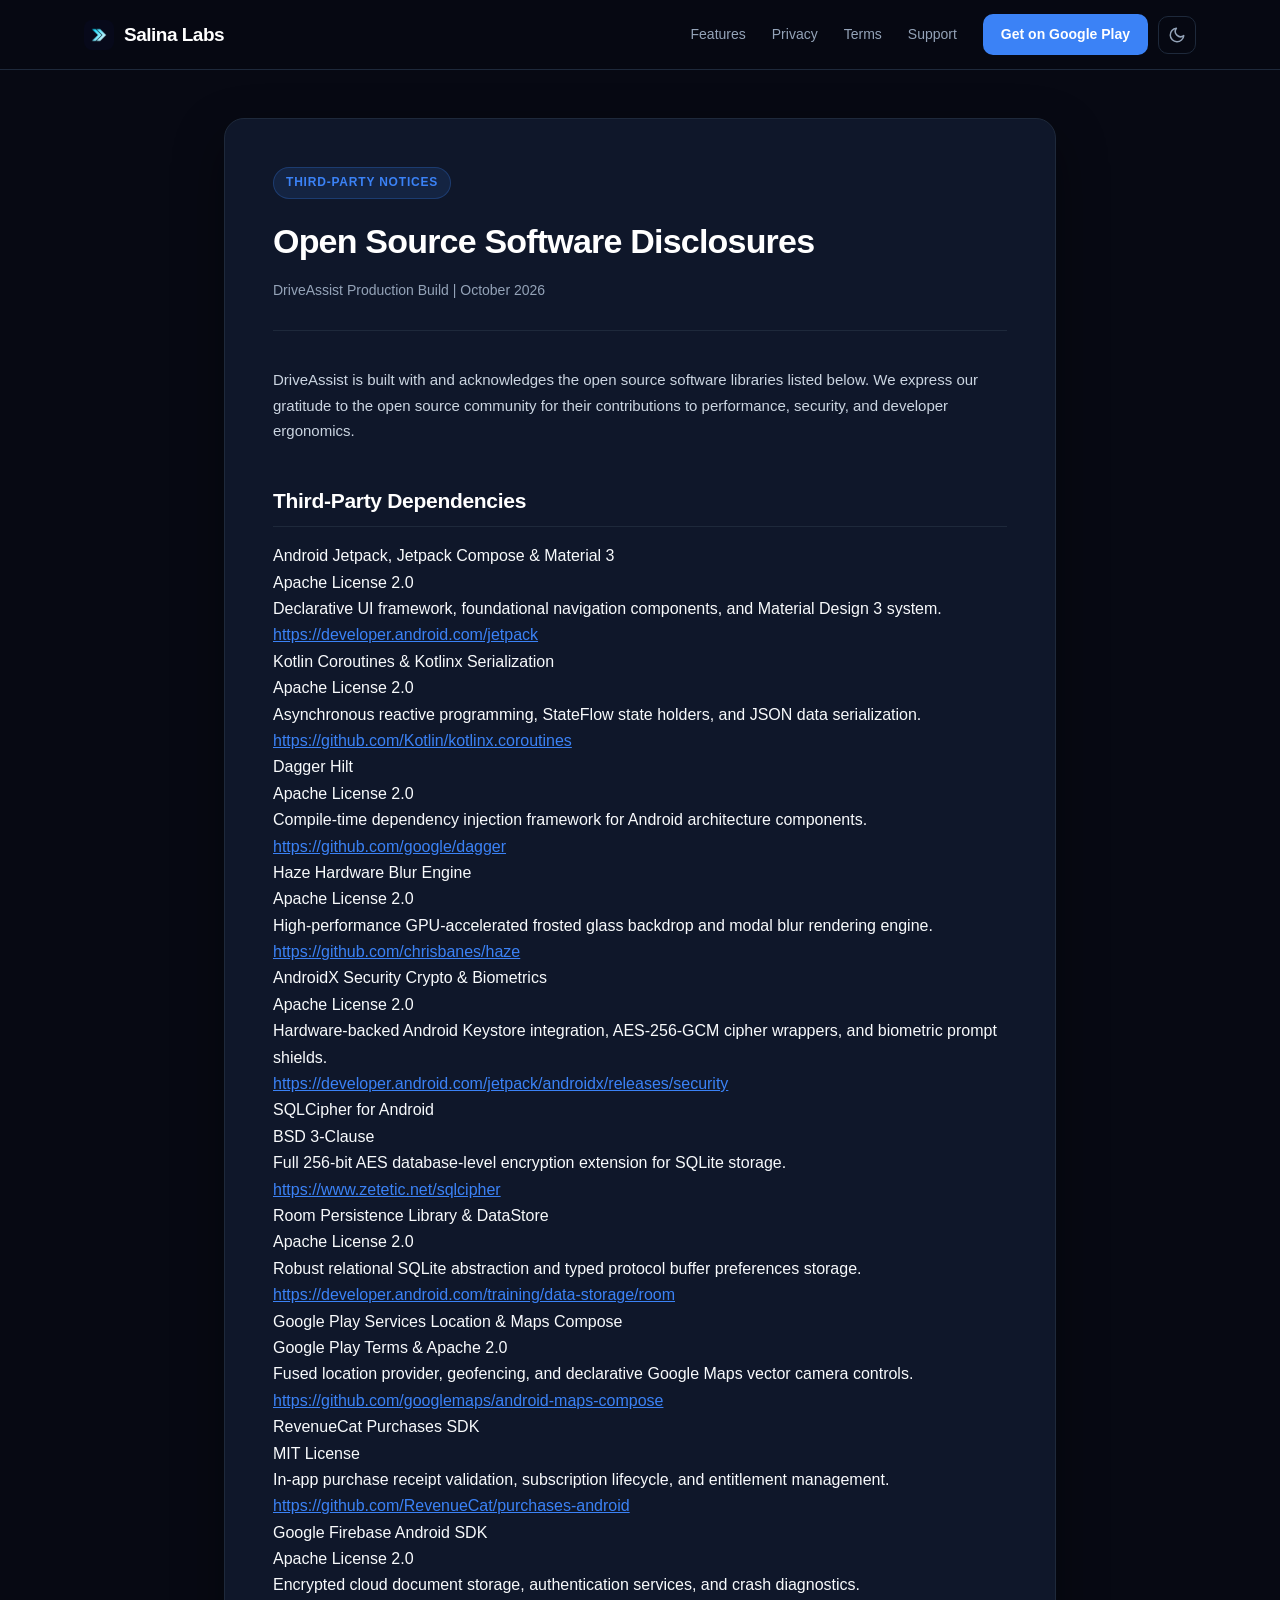
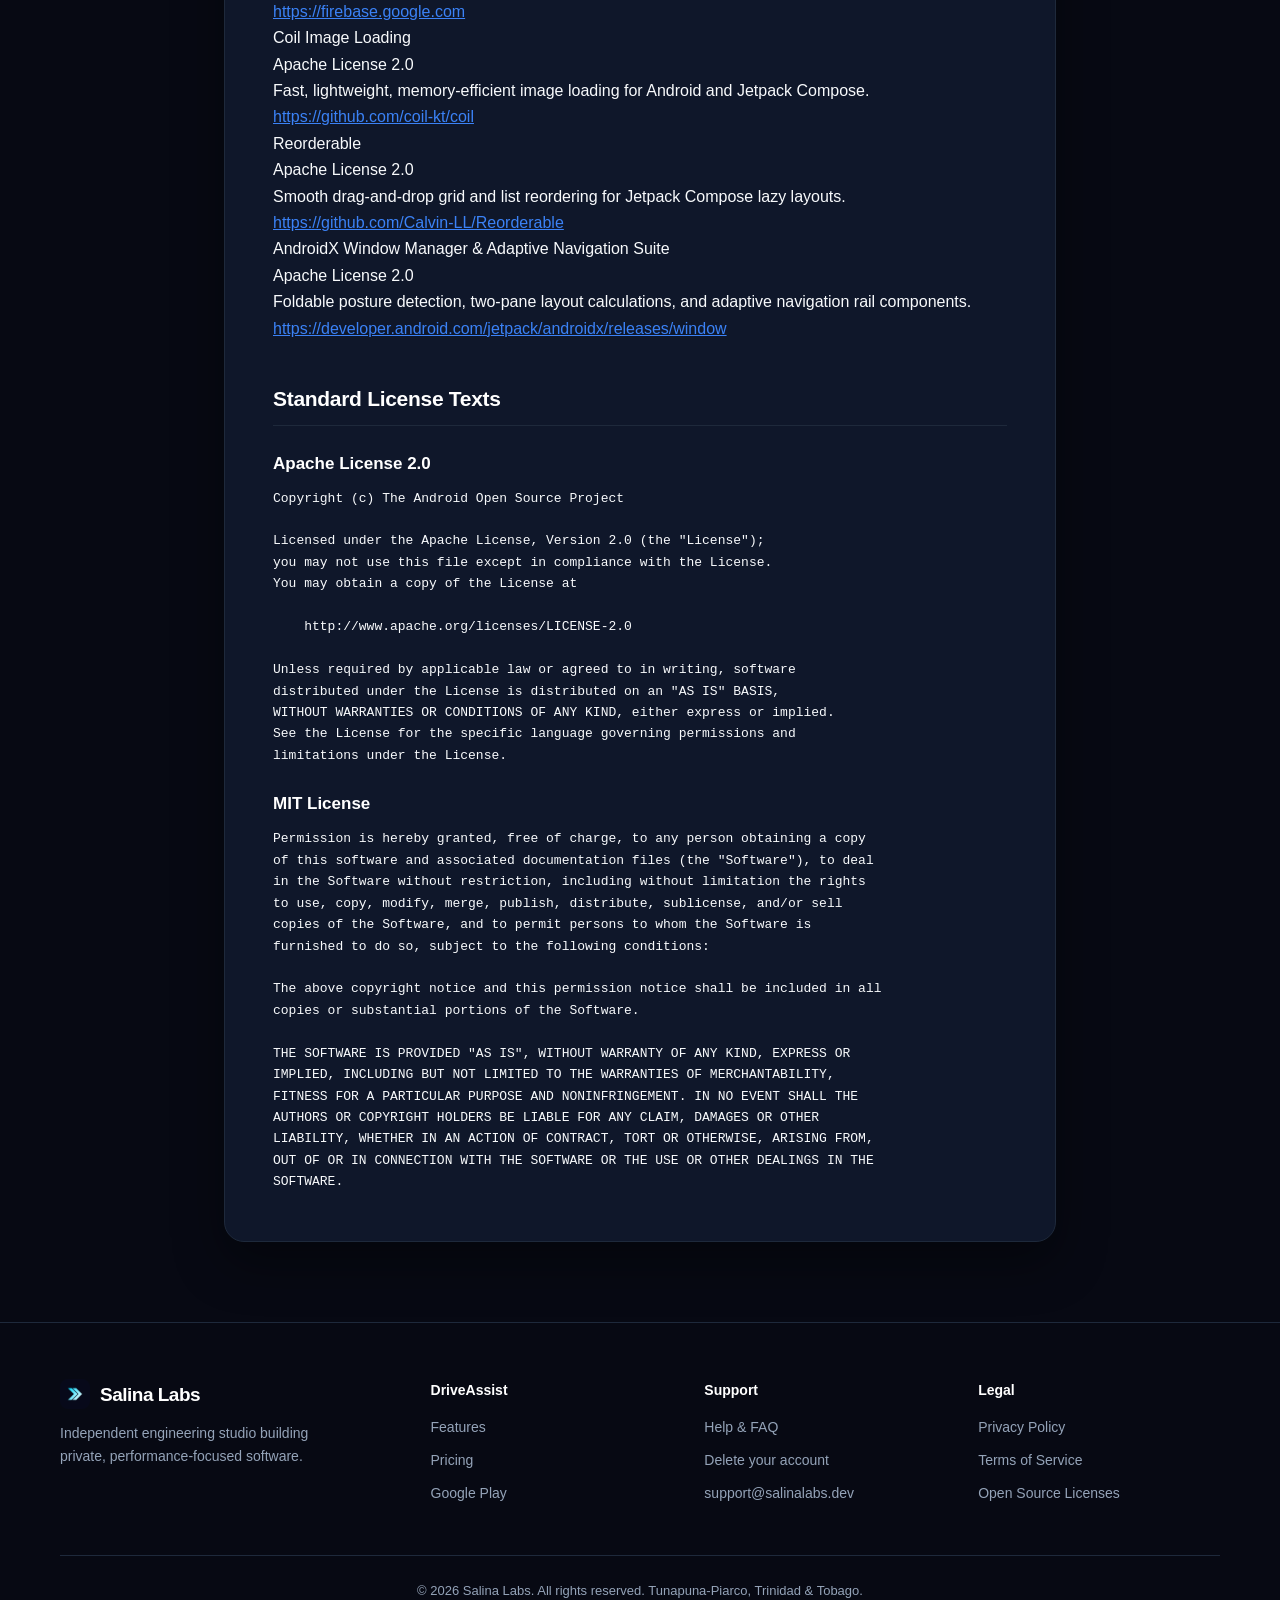
<file: driveassist/licenses.html>
<!DOCTYPE html>
<html lang="en">
<head>
    <meta charset="UTF-8">
    <meta name="viewport" content="width=device-width, initial-scale=1.0">
    <title>DriveAssist Open Source Licenses | Salina Labs</title>
    <meta name="description" content="Open source software disclosures, third-party library notices, and licenses for DriveAssist by Salina Labs.">
        <meta name="theme-color" content="#070913">
    <link rel="icon" type="image/png" href="../assets/images/favicon.png">
    <link rel="apple-touch-icon" href="../assets/images/apple-touch-icon.png">
    <script>
        (function () {
            try { var t = localStorage.getItem('sl-theme'); if (t) document.documentElement.setAttribute('data-theme', t); } catch (e) {}
            document.documentElement.className += ' js';
        })();
    </script>
    <link rel="stylesheet" href="../assets/css/styles.css">
</head>
<body>

<a href="#main" class="skip-link">Skip to content</a>
<header class="site-header">
    <div class="nav-container">
        <a href="../index.html" class="brand-logo">
            <img src="../assets/images/driveassist_icon_512.png" alt="" width="30" height="30">
            Salina Labs
        </a>
        <div class="nav-actions">
            <nav class="nav-links" id="site-nav" aria-label="Primary">
                <a href="../index.html#features">Features</a>
                <a href="privacy.html">Privacy</a>
                <a href="terms.html">Terms</a>
                <a href="support.html">Support</a>
                <a href="https://play.google.com/store/apps/details?id=com.salina.driveai" class="nav-cta" target="_blank" rel="noopener">Get on Google Play</a>
            </nav>
            <button class="icon-btn theme-toggle" type="button" aria-label="Toggle light and dark theme">
                <svg class="icon-moon" viewBox="0 0 24 24" fill="none" stroke="currentColor" stroke-width="2" stroke-linecap="round" stroke-linejoin="round"><path d="M21 12.8A9 9 0 1 1 11.2 3a7 7 0 0 0 9.8 9.8z"/></svg>
                <svg class="icon-sun" viewBox="0 0 24 24" fill="none" stroke="currentColor" stroke-width="2" stroke-linecap="round" stroke-linejoin="round"><circle cx="12" cy="12" r="4"/><path d="M12 2v2M12 20v2M4.9 4.9l1.4 1.4M17.7 17.7l1.4 1.4M2 12h2M20 12h2M4.9 19.1l1.4-1.4M17.7 6.3l1.4-1.4"/></svg>
            </button>
            <button class="icon-btn menu-toggle" type="button" aria-label="Open menu" aria-expanded="false" aria-controls="site-nav">
                <svg viewBox="0 0 24 24" fill="none" stroke="currentColor" stroke-width="2" stroke-linecap="round"><path d="M4 7h16M4 12h16M4 17h16"/></svg>
            </button>
        </div>
    </div>
</header>

<main id="main" class="main-wrapper">
    <div class="doc-card">
        <div class="doc-header">
            <div class="doc-badge">Third-Party Notices</div>
            <h1>Open Source Software Disclosures</h1>
            <div class="meta-line">DriveAssist Production Build | October 2026</div>
        </div>

        <p>DriveAssist is built with and acknowledges the open source software libraries listed below. We express our gratitude to the open source community for their contributions to performance, security, and developer ergonomics.</p>

        <h2>Third-Party Dependencies</h2>

        <div class="license-card">
            <div class="license-header">
                <div class="lib-name">Android Jetpack, Jetpack Compose &amp; Material 3</div>
                <div class="lib-badge">Apache License 2.0</div>
            </div>
            <div class="lib-desc">Declarative UI framework, foundational navigation components, and Material Design 3 system.</div>
            <a href="https://developer.android.com/jetpack" target="_blank" rel="noopener" class="lib-link">https://developer.android.com/jetpack</a>
        </div>

        <div class="license-card">
            <div class="license-header">
                <div class="lib-name">Kotlin Coroutines &amp; Kotlinx Serialization</div>
                <div class="lib-badge">Apache License 2.0</div>
            </div>
            <div class="lib-desc">Asynchronous reactive programming, StateFlow state holders, and JSON data serialization.</div>
            <a href="https://github.com/Kotlin/kotlinx.coroutines" target="_blank" rel="noopener" class="lib-link">https://github.com/Kotlin/kotlinx.coroutines</a>
        </div>

        <div class="license-card">
            <div class="license-header">
                <div class="lib-name">Dagger Hilt</div>
                <div class="lib-badge">Apache License 2.0</div>
            </div>
            <div class="lib-desc">Compile-time dependency injection framework for Android architecture components.</div>
            <a href="https://github.com/google/dagger" target="_blank" rel="noopener" class="lib-link">https://github.com/google/dagger</a>
        </div>

        <div class="license-card">
            <div class="license-header">
                <div class="lib-name">Haze Hardware Blur Engine</div>
                <div class="lib-badge">Apache License 2.0</div>
            </div>
            <div class="lib-desc">High-performance GPU-accelerated frosted glass backdrop and modal blur rendering engine.</div>
            <a href="https://github.com/chrisbanes/haze" target="_blank" rel="noopener" class="lib-link">https://github.com/chrisbanes/haze</a>
        </div>

        <div class="license-card">
            <div class="license-header">
                <div class="lib-name">AndroidX Security Crypto &amp; Biometrics</div>
                <div class="lib-badge">Apache License 2.0</div>
            </div>
            <div class="lib-desc">Hardware-backed Android Keystore integration, AES-256-GCM cipher wrappers, and biometric prompt shields.</div>
            <a href="https://developer.android.com/jetpack/androidx/releases/security" target="_blank" rel="noopener" class="lib-link">https://developer.android.com/jetpack/androidx/releases/security</a>
        </div>

        <div class="license-card">
            <div class="license-header">
                <div class="lib-name">SQLCipher for Android</div>
                <div class="lib-badge">BSD 3-Clause</div>
            </div>
            <div class="lib-desc">Full 256-bit AES database-level encryption extension for SQLite storage.</div>
            <a href="https://www.zetetic.net/sqlcipher" target="_blank" rel="noopener" class="lib-link">https://www.zetetic.net/sqlcipher</a>
        </div>

        <div class="license-card">
            <div class="license-header">
                <div class="lib-name">Room Persistence Library &amp; DataStore</div>
                <div class="lib-badge">Apache License 2.0</div>
            </div>
            <div class="lib-desc">Robust relational SQLite abstraction and typed protocol buffer preferences storage.</div>
            <a href="https://developer.android.com/training/data-storage/room" target="_blank" rel="noopener" class="lib-link">https://developer.android.com/training/data-storage/room</a>
        </div>

        <div class="license-card">
            <div class="license-header">
                <div class="lib-name">Google Play Services Location &amp; Maps Compose</div>
                <div class="lib-badge">Google Play Terms &amp; Apache 2.0</div>
            </div>
            <div class="lib-desc">Fused location provider, geofencing, and declarative Google Maps vector camera controls.</div>
            <a href="https://github.com/googlemaps/android-maps-compose" target="_blank" rel="noopener" class="lib-link">https://github.com/googlemaps/android-maps-compose</a>
        </div>

        <div class="license-card">
            <div class="license-header">
                <div class="lib-name">RevenueCat Purchases SDK</div>
                <div class="lib-badge">MIT License</div>
            </div>
            <div class="lib-desc">In-app purchase receipt validation, subscription lifecycle, and entitlement management.</div>
            <a href="https://github.com/RevenueCat/purchases-android" target="_blank" rel="noopener" class="lib-link">https://github.com/RevenueCat/purchases-android</a>
        </div>

        <div class="license-card">
            <div class="license-header">
                <div class="lib-name">Google Firebase Android SDK</div>
                <div class="lib-badge">Apache License 2.0</div>
            </div>
            <div class="lib-desc">Encrypted cloud document storage, authentication services, and crash diagnostics.</div>
            <a href="https://firebase.google.com" target="_blank" rel="noopener" class="lib-link">https://firebase.google.com</a>
        </div>

        <div class="license-card">
            <div class="license-header">
                <div class="lib-name">Coil Image Loading</div>
                <div class="lib-badge">Apache License 2.0</div>
            </div>
            <div class="lib-desc">Fast, lightweight, memory-efficient image loading for Android and Jetpack Compose.</div>
            <a href="https://github.com/coil-kt/coil" target="_blank" rel="noopener" class="lib-link">https://github.com/coil-kt/coil</a>
        </div>

        <div class="license-card">
            <div class="license-header">
                <div class="lib-name">Reorderable</div>
                <div class="lib-badge">Apache License 2.0</div>
            </div>
            <div class="lib-desc">Smooth drag-and-drop grid and list reordering for Jetpack Compose lazy layouts.</div>
            <a href="https://github.com/Calvin-LL/Reorderable" target="_blank" rel="noopener" class="lib-link">https://github.com/Calvin-LL/Reorderable</a>
        </div>

        <div class="license-card">
            <div class="license-header">
                <div class="lib-name">AndroidX Window Manager &amp; Adaptive Navigation Suite</div>
                <div class="lib-badge">Apache License 2.0</div>
            </div>
            <div class="lib-desc">Foldable posture detection, two-pane layout calculations, and adaptive navigation rail components.</div>
            <a href="https://developer.android.com/jetpack/androidx/releases/window" target="_blank" rel="noopener" class="lib-link">https://developer.android.com/jetpack/androidx/releases/window</a>
        </div>

        <h2>Standard License Texts</h2>

        <h3>Apache License 2.0</h3>
        <pre class="license-text">Copyright (c) The Android Open Source Project

Licensed under the Apache License, Version 2.0 (the "License");
you may not use this file except in compliance with the License.
You may obtain a copy of the License at

    http://www.apache.org/licenses/LICENSE-2.0

Unless required by applicable law or agreed to in writing, software
distributed under the License is distributed on an "AS IS" BASIS,
WITHOUT WARRANTIES OR CONDITIONS OF ANY KIND, either express or implied.
See the License for the specific language governing permissions and
limitations under the License.</pre>

        <h3>MIT License</h3>
        <pre class="license-text">Permission is hereby granted, free of charge, to any person obtaining a copy
of this software and associated documentation files (the "Software"), to deal
in the Software without restriction, including without limitation the rights
to use, copy, modify, merge, publish, distribute, sublicense, and/or sell
copies of the Software, and to permit persons to whom the Software is
furnished to do so, subject to the following conditions:

The above copyright notice and this permission notice shall be included in all
copies or substantial portions of the Software.

THE SOFTWARE IS PROVIDED "AS IS", WITHOUT WARRANTY OF ANY KIND, EXPRESS OR
IMPLIED, INCLUDING BUT NOT LIMITED TO THE WARRANTIES OF MERCHANTABILITY,
FITNESS FOR A PARTICULAR PURPOSE AND NONINFRINGEMENT. IN NO EVENT SHALL THE
AUTHORS OR COPYRIGHT HOLDERS BE LIABLE FOR ANY CLAIM, DAMAGES OR OTHER
LIABILITY, WHETHER IN AN ACTION OF CONTRACT, TORT OR OTHERWISE, ARISING FROM,
OUT OF OR IN CONNECTION WITH THE SOFTWARE OR THE USE OR OTHER DEALINGS IN THE
SOFTWARE.</pre>
    </div>
</main>

<footer class="site-footer">
    <div class="footer-inner">
        <div class="footer-brand">
            <a href="../index.html" class="brand-logo"><img src="../assets/images/driveassist_icon_512.png" alt="" width="30" height="30"> Salina Labs</a>
            <p>Independent engineering studio building private, performance-focused software.</p>
        </div>
        <div class="footer-col"><h5>DriveAssist</h5>
            <a href="../index.html#features">Features</a>
            <a href="../index.html#pricing">Pricing</a>
            <a href="https://play.google.com/store/apps/details?id=com.salina.driveai" target="_blank" rel="noopener">Google Play</a>
        </div>
        <div class="footer-col"><h5>Support</h5>
            <a href="support.html">Help &amp; FAQ</a>
            <a href="support.html#delete-account">Delete your account</a>
            <a href="mailto:support@salinalabs.dev">support@salinalabs.dev</a>
        </div>
        <div class="footer-col"><h5>Legal</h5>
            <a href="privacy.html">Privacy Policy</a>
            <a href="terms.html">Terms of Service</a>
            <a href="licenses.html">Open Source Licenses</a>
        </div>
    </div>
    <div class="copyright-line">&copy; 2026 Salina Labs. All rights reserved. Tunapuna-Piarco, Trinidad &amp; Tobago.</div>
</footer>
<script src="../assets/js/site.js" defer></script>

</body>
</html>
</file>
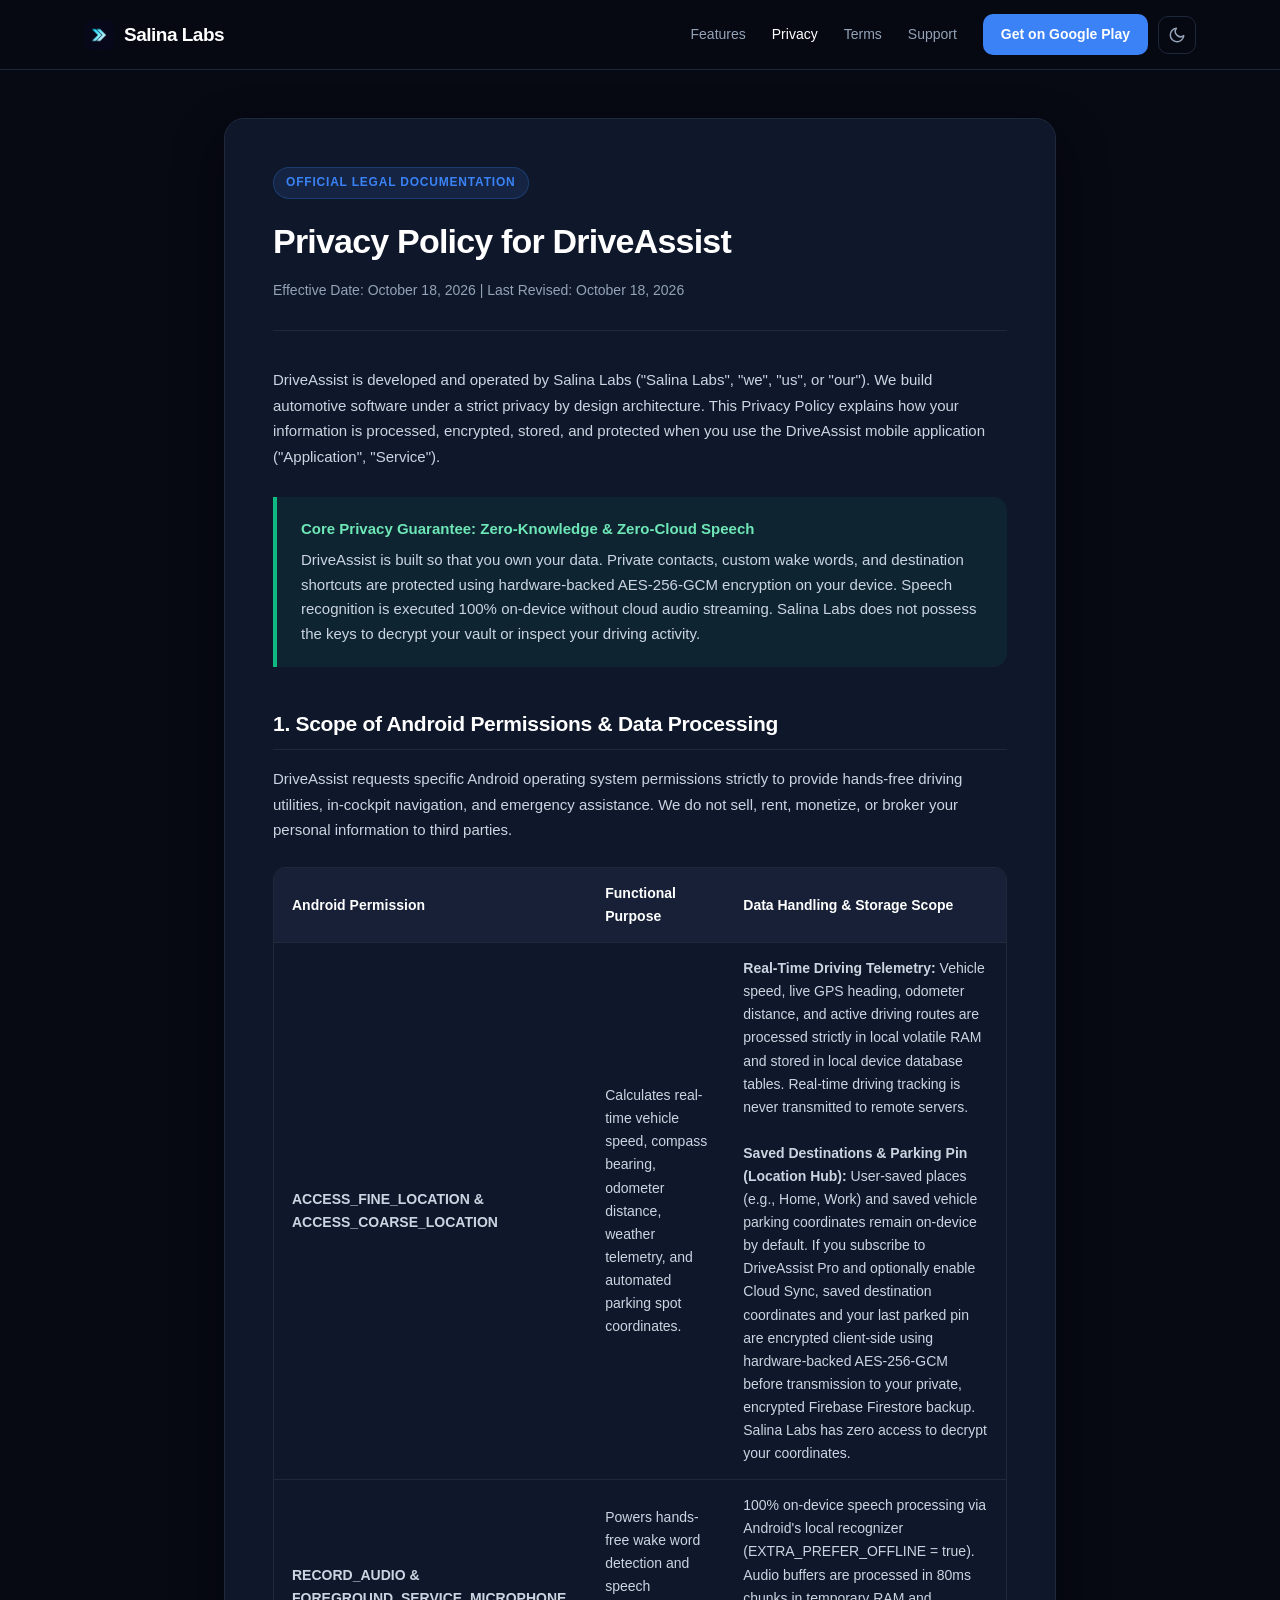
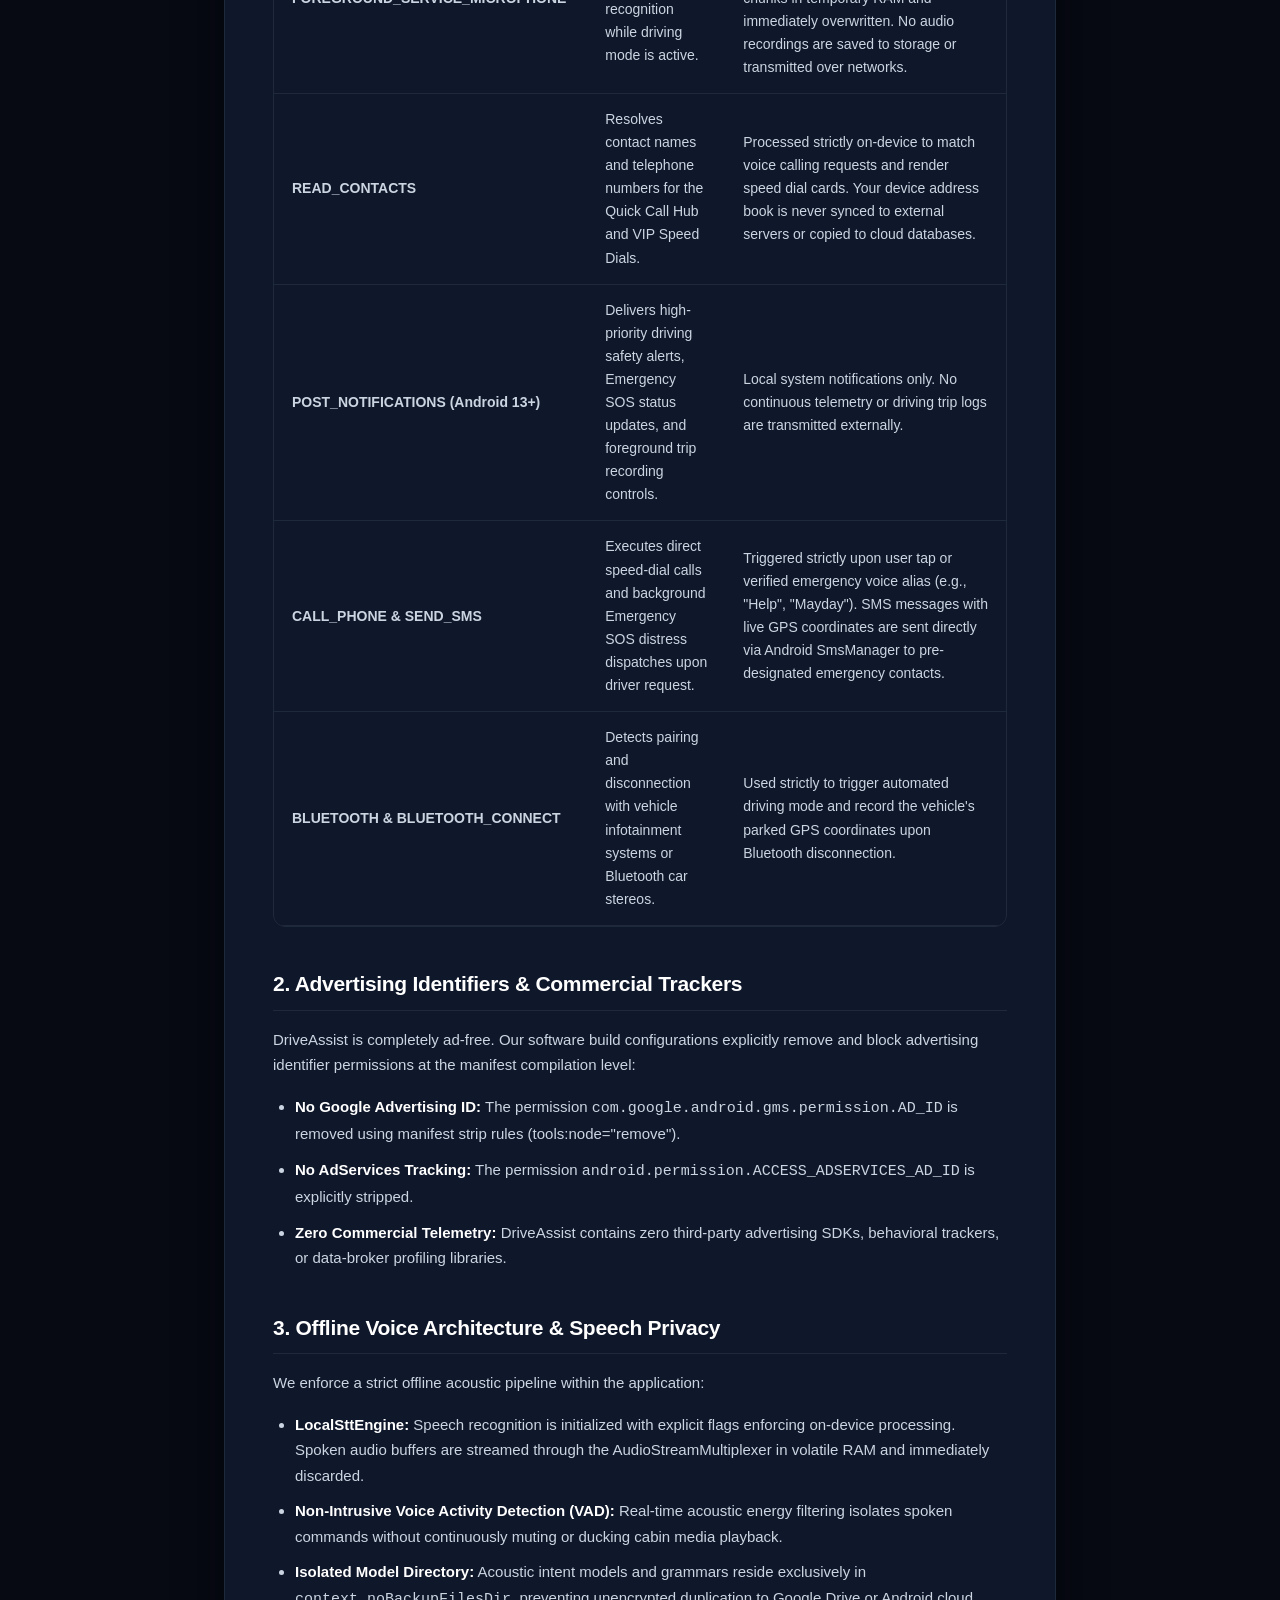
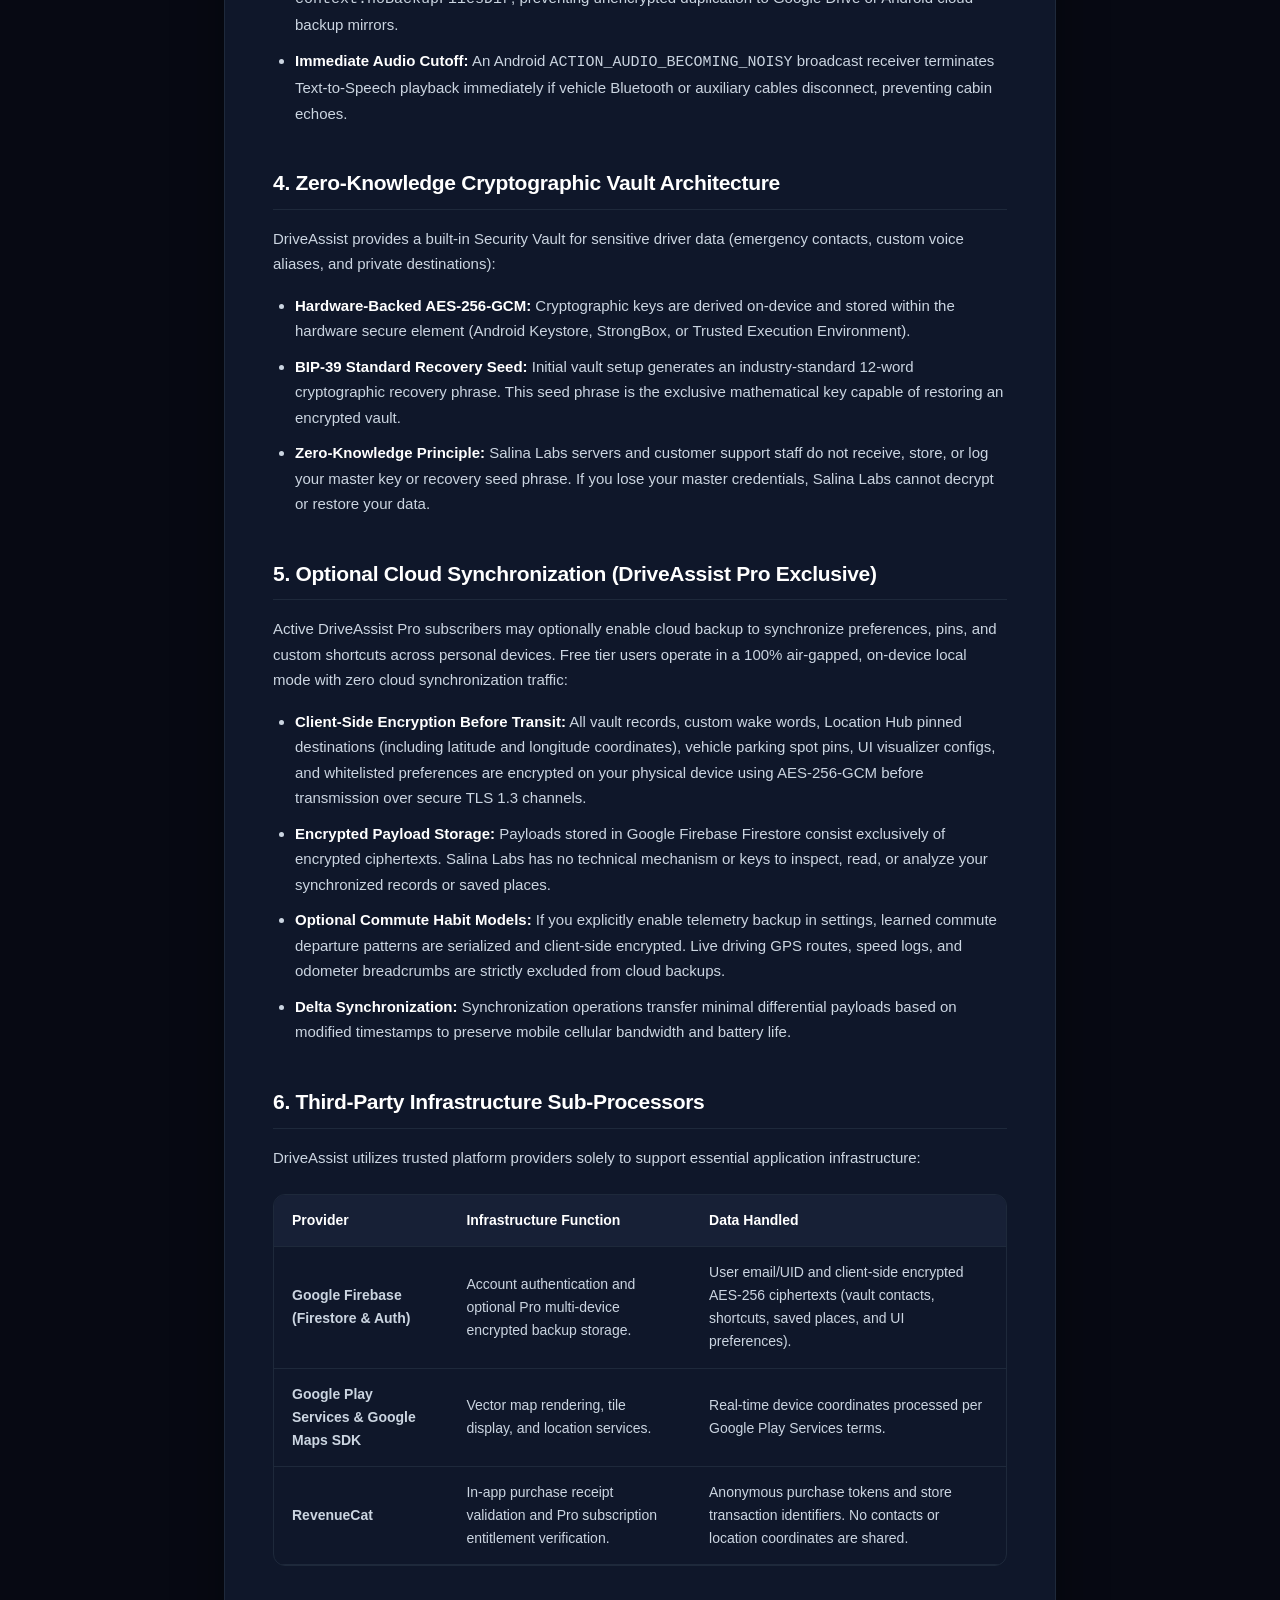
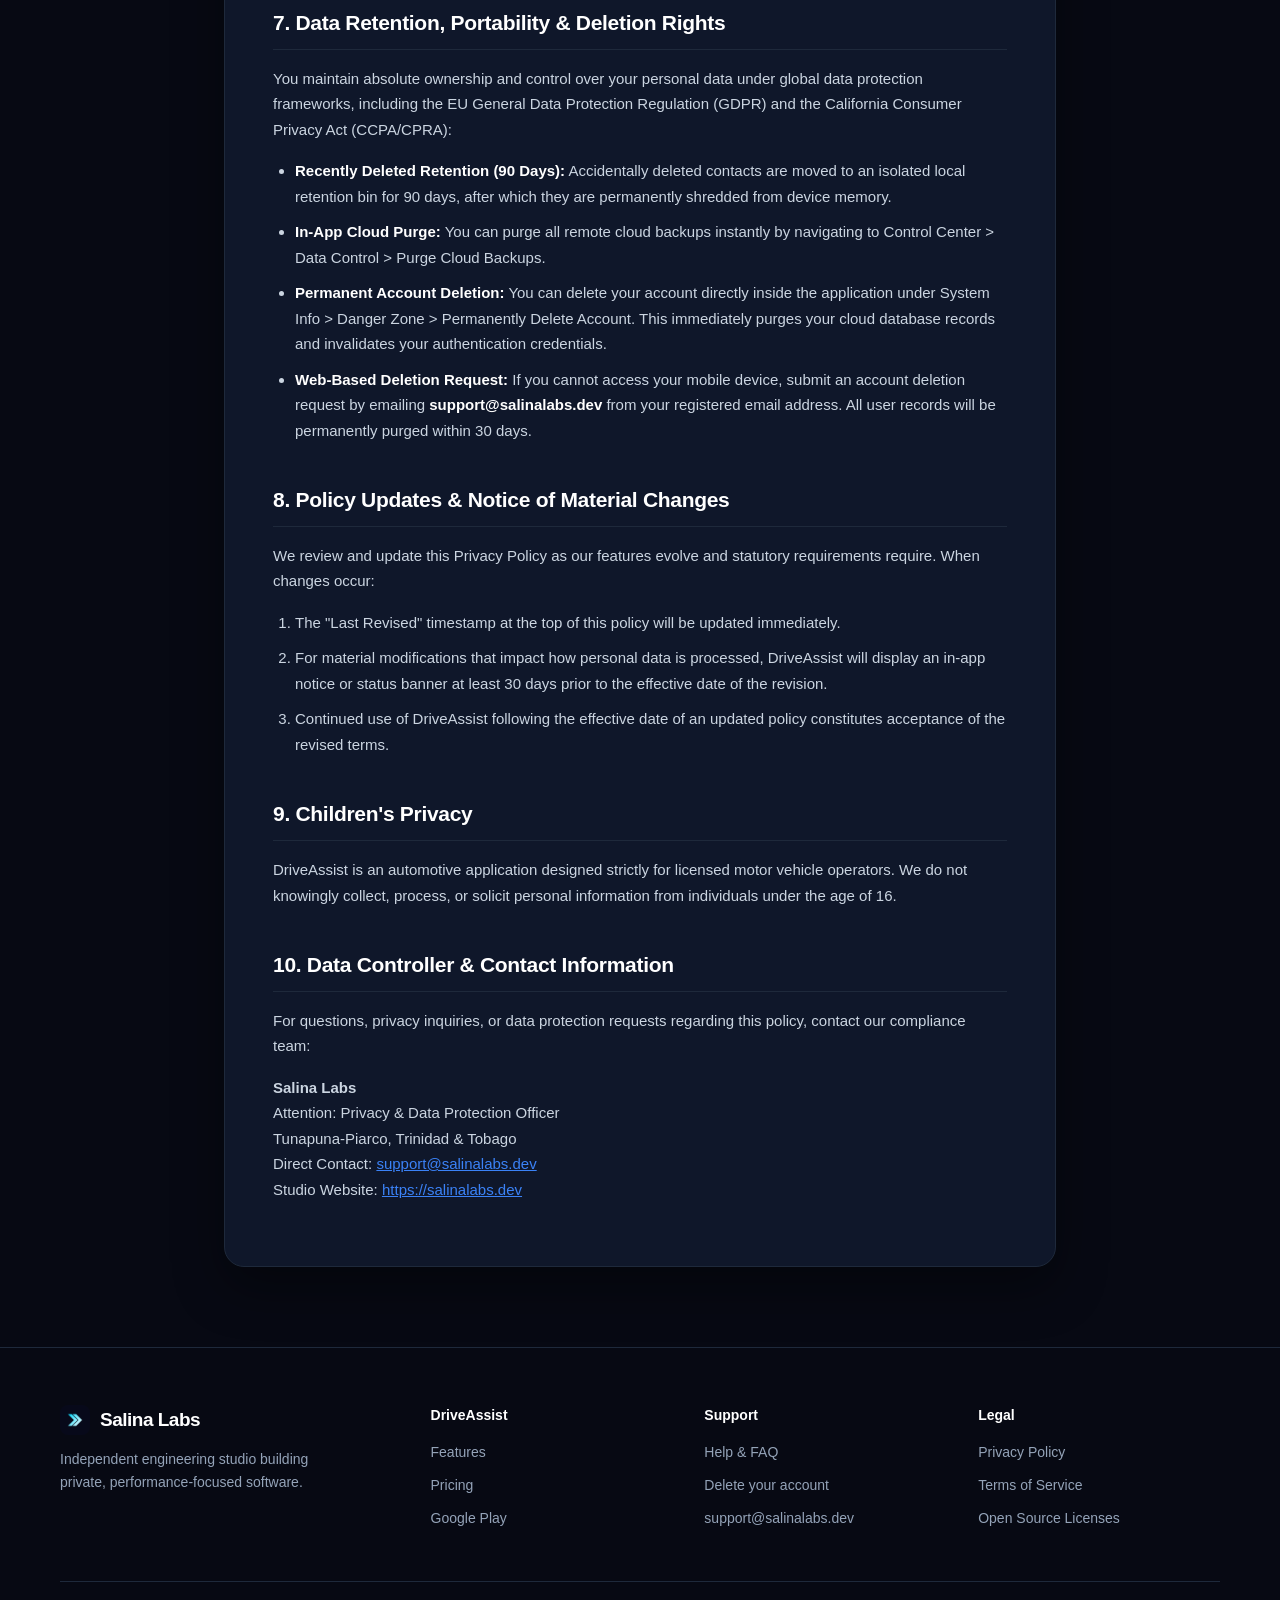
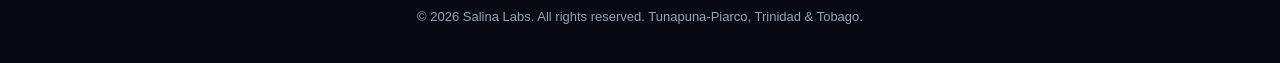
<file: driveassist/privacy.html>
<!DOCTYPE html>
<html lang="en">
<head>
    <meta charset="UTF-8">
    <meta name="viewport" content="width=device-width, initial-scale=1.0">
    <title>DriveAssist Privacy Policy | Salina Labs</title>
    <meta name="description" content="Privacy Policy for DriveAssist by Salina Labs. Zero-knowledge security, offline on-device speech processing, and strict privacy by design.">
        <meta name="theme-color" content="#070913">
    <link rel="icon" type="image/png" href="../assets/images/favicon.png">
    <link rel="apple-touch-icon" href="../assets/images/apple-touch-icon.png">
    <script>
        (function () {
            try { var t = localStorage.getItem('sl-theme'); if (t) document.documentElement.setAttribute('data-theme', t); } catch (e) {}
            document.documentElement.className += ' js';
        })();
    </script>
    <link rel="stylesheet" href="../assets/css/styles.css">
</head>
<body>

<a href="#main" class="skip-link">Skip to content</a>
<header class="site-header">
    <div class="nav-container">
        <a href="../index.html" class="brand-logo">
            <img src="../assets/images/driveassist_icon_512.png" alt="" width="30" height="30">
            Salina Labs
        </a>
        <div class="nav-actions">
            <nav class="nav-links" id="site-nav" aria-label="Primary">
                <a href="../index.html#features">Features</a>
                <a href="privacy.html" class="active">Privacy</a>
                <a href="terms.html">Terms</a>
                <a href="support.html">Support</a>
                <a href="https://play.google.com/store/apps/details?id=com.salina.driveai" class="nav-cta" target="_blank" rel="noopener">Get on Google Play</a>
            </nav>
            <button class="icon-btn theme-toggle" type="button" aria-label="Toggle light and dark theme">
                <svg class="icon-moon" viewBox="0 0 24 24" fill="none" stroke="currentColor" stroke-width="2" stroke-linecap="round" stroke-linejoin="round"><path d="M21 12.8A9 9 0 1 1 11.2 3a7 7 0 0 0 9.8 9.8z"/></svg>
                <svg class="icon-sun" viewBox="0 0 24 24" fill="none" stroke="currentColor" stroke-width="2" stroke-linecap="round" stroke-linejoin="round"><circle cx="12" cy="12" r="4"/><path d="M12 2v2M12 20v2M4.9 4.9l1.4 1.4M17.7 17.7l1.4 1.4M2 12h2M20 12h2M4.9 19.1l1.4-1.4M17.7 6.3l1.4-1.4"/></svg>
            </button>
            <button class="icon-btn menu-toggle" type="button" aria-label="Open menu" aria-expanded="false" aria-controls="site-nav">
                <svg viewBox="0 0 24 24" fill="none" stroke="currentColor" stroke-width="2" stroke-linecap="round"><path d="M4 7h16M4 12h16M4 17h16"/></svg>
            </button>
        </div>
    </div>
</header>

<main id="main" class="main-wrapper">
    <div class="doc-card">
        <div class="doc-header">
            <div class="doc-badge">Official Legal Documentation</div>
            <h1>Privacy Policy for DriveAssist</h1>
            <div class="meta-line">Effective Date: October 18, 2026 | Last Revised: October 18, 2026</div>
        </div>

        <p>DriveAssist is developed and operated by Salina Labs ("Salina Labs", "we", "us", or "our"). We build automotive software under a strict privacy by design architecture. This Privacy Policy explains how your information is processed, encrypted, stored, and protected when you use the DriveAssist mobile application ("Application", "Service").</p>

        <div class="success-box">
            <strong>Core Privacy Guarantee: Zero-Knowledge &amp; Zero-Cloud Speech</strong>
            DriveAssist is built so that you own your data. Private contacts, custom wake words, and destination shortcuts are protected using hardware-backed AES-256-GCM encryption on your device. Speech recognition is executed 100% on-device without cloud audio streaming. Salina Labs does not possess the keys to decrypt your vault or inspect your driving activity.
        </div>

        <h2>1. Scope of Android Permissions &amp; Data Processing</h2>
        <p>DriveAssist requests specific Android operating system permissions strictly to provide hands-free driving utilities, in-cockpit navigation, and emergency assistance. We do not sell, rent, monetize, or broker your personal information to third parties.</p>

        <div class="table-responsive">
            <table>
                <thead>
                    <tr>
                        <th>Android Permission</th>
                        <th>Functional Purpose</th>
                        <th>Data Handling &amp; Storage Scope</th>
                    </tr>
                </thead>
                <tbody>
                    <tr>
                        <td><strong>ACCESS_FINE_LOCATION &amp; ACCESS_COARSE_LOCATION</strong></td>
                        <td>Calculates real-time vehicle speed, compass bearing, odometer distance, weather telemetry, and automated parking spot coordinates.</td>
                        <td><strong>Real-Time Driving Telemetry:</strong> Vehicle speed, live GPS heading, odometer distance, and active driving routes are processed strictly in local volatile RAM and stored in local device database tables. Real-time driving tracking is never transmitted to remote servers.<br><br><strong>Saved Destinations &amp; Parking Pin (Location Hub):</strong> User-saved places (e.g., Home, Work) and saved vehicle parking coordinates remain on-device by default. If you subscribe to DriveAssist Pro and optionally enable Cloud Sync, saved destination coordinates and your last parked pin are encrypted client-side using hardware-backed AES-256-GCM before transmission to your private, encrypted Firebase Firestore backup. Salina Labs has zero access to decrypt your coordinates.</td>
                    </tr>
                    <tr>
                        <td><strong>RECORD_AUDIO &amp; FOREGROUND_SERVICE_MICROPHONE</strong></td>
                        <td>Powers hands-free wake word detection and speech recognition while driving mode is active.</td>
                        <td>100% on-device speech processing via Android's local recognizer (EXTRA_PREFER_OFFLINE = true). Audio buffers are processed in 80ms chunks in temporary RAM and immediately overwritten. No audio recordings are saved to storage or transmitted over networks.</td>
                    </tr>
                    <tr>
                        <td><strong>READ_CONTACTS</strong></td>
                        <td>Resolves contact names and telephone numbers for the Quick Call Hub and VIP Speed Dials.</td>
                        <td>Processed strictly on-device to match voice calling requests and render speed dial cards. Your device address book is never synced to external servers or copied to cloud databases.</td>
                    </tr>
                    <tr>
                        <td><strong>POST_NOTIFICATIONS (Android 13+)</strong></td>
                        <td>Delivers high-priority driving safety alerts, Emergency SOS status updates, and foreground trip recording controls.</td>
                        <td>Local system notifications only. No continuous telemetry or driving trip logs are transmitted externally.</td>
                    </tr>
                    <tr>
                        <td><strong>CALL_PHONE &amp; SEND_SMS</strong></td>
                        <td>Executes direct speed-dial calls and background Emergency SOS distress dispatches upon driver request.</td>
                        <td>Triggered strictly upon user tap or verified emergency voice alias (e.g., "Help", "Mayday"). SMS messages with live GPS coordinates are sent directly via Android SmsManager to pre-designated emergency contacts.</td>
                    </tr>
                    <tr>
                        <td><strong>BLUETOOTH &amp; BLUETOOTH_CONNECT</strong></td>
                        <td>Detects pairing and disconnection with vehicle infotainment systems or Bluetooth car stereos.</td>
                        <td>Used strictly to trigger automated driving mode and record the vehicle's parked GPS coordinates upon Bluetooth disconnection.</td>
                    </tr>
                </tbody>
            </table>
        </div>

        <h2>2. Advertising Identifiers &amp; Commercial Trackers</h2>
        <p>DriveAssist is completely ad-free. Our software build configurations explicitly remove and block advertising identifier permissions at the manifest compilation level:</p>
        <ul>
            <li><strong>No Google Advertising ID:</strong> The permission <code>com.google.android.gms.permission.AD_ID</code> is removed using manifest strip rules (tools:node="remove").</li>
            <li><strong>No AdServices Tracking:</strong> The permission <code>android.permission.ACCESS_ADSERVICES_AD_ID</code> is explicitly stripped.</li>
            <li><strong>Zero Commercial Telemetry:</strong> DriveAssist contains zero third-party advertising SDKs, behavioral trackers, or data-broker profiling libraries.</li>
        </ul>

        <h2>3. Offline Voice Architecture &amp; Speech Privacy</h2>
        <p>We enforce a strict offline acoustic pipeline within the application:</p>
        <ul>
            <li><strong>LocalSttEngine:</strong> Speech recognition is initialized with explicit flags enforcing on-device processing. Spoken audio buffers are streamed through the AudioStreamMultiplexer in volatile RAM and immediately discarded.</li>
            <li><strong>Non-Intrusive Voice Activity Detection (VAD):</strong> Real-time acoustic energy filtering isolates spoken commands without continuously muting or ducking cabin media playback.</li>
            <li><strong>Isolated Model Directory:</strong> Acoustic intent models and grammars reside exclusively in <code>context.noBackupFilesDir</code>, preventing unencrypted duplication to Google Drive or Android cloud backup mirrors.</li>
            <li><strong>Immediate Audio Cutoff:</strong> An Android <code>ACTION_AUDIO_BECOMING_NOISY</code> broadcast receiver terminates Text-to-Speech playback immediately if vehicle Bluetooth or auxiliary cables disconnect, preventing cabin echoes.</li>
        </ul>

        <h2>4. Zero-Knowledge Cryptographic Vault Architecture</h2>
        <p>DriveAssist provides a built-in Security Vault for sensitive driver data (emergency contacts, custom voice aliases, and private destinations):</p>
        <ul>
            <li><strong>Hardware-Backed AES-256-GCM:</strong> Cryptographic keys are derived on-device and stored within the hardware secure element (Android Keystore, StrongBox, or Trusted Execution Environment).</li>
            <li><strong>BIP-39 Standard Recovery Seed:</strong> Initial vault setup generates an industry-standard 12-word cryptographic recovery phrase. This seed phrase is the exclusive mathematical key capable of restoring an encrypted vault.</li>
            <li><strong>Zero-Knowledge Principle:</strong> Salina Labs servers and customer support staff do not receive, store, or log your master key or recovery seed phrase. If you lose your master credentials, Salina Labs cannot decrypt or restore your data.</li>
        </ul>

        <h2>5. Optional Cloud Synchronization (DriveAssist Pro Exclusive)</h2>
        <p>Active DriveAssist Pro subscribers may optionally enable cloud backup to synchronize preferences, pins, and custom shortcuts across personal devices. Free tier users operate in a 100% air-gapped, on-device local mode with zero cloud synchronization traffic:</p>
        <ul>
            <li><strong>Client-Side Encryption Before Transit:</strong> All vault records, custom wake words, Location Hub pinned destinations (including latitude and longitude coordinates), vehicle parking spot pins, UI visualizer configs, and whitelisted preferences are encrypted on your physical device using AES-256-GCM before transmission over secure TLS 1.3 channels.</li>
            <li><strong>Encrypted Payload Storage:</strong> Payloads stored in Google Firebase Firestore consist exclusively of encrypted ciphertexts. Salina Labs has no technical mechanism or keys to inspect, read, or analyze your synchronized records or saved places.</li>
            <li><strong>Optional Commute Habit Models:</strong> If you explicitly enable telemetry backup in settings, learned commute departure patterns are serialized and client-side encrypted. Live driving GPS routes, speed logs, and odometer breadcrumbs are strictly excluded from cloud backups.</li>
            <li><strong>Delta Synchronization:</strong> Synchronization operations transfer minimal differential payloads based on modified timestamps to preserve mobile cellular bandwidth and battery life.</li>
        </ul>

        <h2>6. Third-Party Infrastructure Sub-Processors</h2>
        <p>DriveAssist utilizes trusted platform providers solely to support essential application infrastructure:</p>
        <div class="table-responsive">
            <table>
                <thead>
                    <tr>
                        <th>Provider</th>
                        <th>Infrastructure Function</th>
                        <th>Data Handled</th>
                    </tr>
                </thead>
                <tbody>
                    <tr>
                        <td><strong>Google Firebase (Firestore &amp; Auth)</strong></td>
                        <td>Account authentication and optional Pro multi-device encrypted backup storage.</td>
                        <td>User email/UID and client-side encrypted AES-256 ciphertexts (vault contacts, shortcuts, saved places, and UI preferences).</td>
                    </tr>
                    <tr>
                        <td><strong>Google Play Services &amp; Google Maps SDK</strong></td>
                        <td>Vector map rendering, tile display, and location services.</td>
                        <td>Real-time device coordinates processed per Google Play Services terms.</td>
                    </tr>
                    <tr>
                        <td><strong>RevenueCat</strong></td>
                        <td>In-app purchase receipt validation and Pro subscription entitlement verification.</td>
                        <td>Anonymous purchase tokens and store transaction identifiers. No contacts or location coordinates are shared.</td>
                    </tr>
                </tbody>
            </table>
        </div>

        <h2>7. Data Retention, Portability &amp; Deletion Rights</h2>
        <p>You maintain absolute ownership and control over your personal data under global data protection frameworks, including the EU General Data Protection Regulation (GDPR) and the California Consumer Privacy Act (CCPA/CPRA):</p>
        <ul>
            <li><strong>Recently Deleted Retention (90 Days):</strong> Accidentally deleted contacts are moved to an isolated local retention bin for 90 days, after which they are permanently shredded from device memory.</li>
            <li><strong>In-App Cloud Purge:</strong> You can purge all remote cloud backups instantly by navigating to Control Center &gt; Data Control &gt; Purge Cloud Backups.</li>
            <li><strong>Permanent Account Deletion:</strong> You can delete your account directly inside the application under System Info &gt; Danger Zone &gt; Permanently Delete Account. This immediately purges your cloud database records and invalidates your authentication credentials.</li>
            <li><strong>Web-Based Deletion Request:</strong> If you cannot access your mobile device, submit an account deletion request by emailing <strong>support@salinalabs.dev</strong> from your registered email address. All user records will be permanently purged within 30 days.</li>
        </ul>

        <h2>8. Policy Updates &amp; Notice of Material Changes</h2>
        <p>We review and update this Privacy Policy as our features evolve and statutory requirements require. When changes occur:</p>
        <ol>
            <li>The "Last Revised" timestamp at the top of this policy will be updated immediately.</li>
            <li>For material modifications that impact how personal data is processed, DriveAssist will display an in-app notice or status banner at least 30 days prior to the effective date of the revision.</li>
            <li>Continued use of DriveAssist following the effective date of an updated policy constitutes acceptance of the revised terms.</li>
        </ol>

        <h2>9. Children's Privacy</h2>
        <p>DriveAssist is an automotive application designed strictly for licensed motor vehicle operators. We do not knowingly collect, process, or solicit personal information from individuals under the age of 16.</p>

        <h2>10. Data Controller &amp; Contact Information</h2>
        <p>For questions, privacy inquiries, or data protection requests regarding this policy, contact our compliance team:</p>
        <p>
            <strong>Salina Labs</strong><br>
            Attention: Privacy &amp; Data Protection Officer<br>
            Tunapuna-Piarco, Trinidad &amp; Tobago<br>
            Direct Contact: <a href="mailto:support@salinalabs.dev" style="color: var(--accent-primary);">support@salinalabs.dev</a><br>
            Studio Website: <a href="https://salinalabs.dev" style="color: var(--accent-primary);">https://salinalabs.dev</a>
        </p>
    </div>
</main>

<footer class="site-footer">
    <div class="footer-inner">
        <div class="footer-brand">
            <a href="../index.html" class="brand-logo"><img src="../assets/images/driveassist_icon_512.png" alt="" width="30" height="30"> Salina Labs</a>
            <p>Independent engineering studio building private, performance-focused software.</p>
        </div>
        <div class="footer-col"><h5>DriveAssist</h5>
            <a href="../index.html#features">Features</a>
            <a href="../index.html#pricing">Pricing</a>
            <a href="https://play.google.com/store/apps/details?id=com.salina.driveai" target="_blank" rel="noopener">Google Play</a>
        </div>
        <div class="footer-col"><h5>Support</h5>
            <a href="support.html">Help &amp; FAQ</a>
            <a href="support.html#delete-account">Delete your account</a>
            <a href="mailto:support@salinalabs.dev">support@salinalabs.dev</a>
        </div>
        <div class="footer-col"><h5>Legal</h5>
            <a href="privacy.html">Privacy Policy</a>
            <a href="terms.html">Terms of Service</a>
            <a href="licenses.html">Open Source Licenses</a>
        </div>
    </div>
    <div class="copyright-line">&copy; 2026 Salina Labs. All rights reserved. Tunapuna-Piarco, Trinidad &amp; Tobago.</div>
</footer>
<script src="../assets/js/site.js" defer></script>

</body>
</html>
</file>
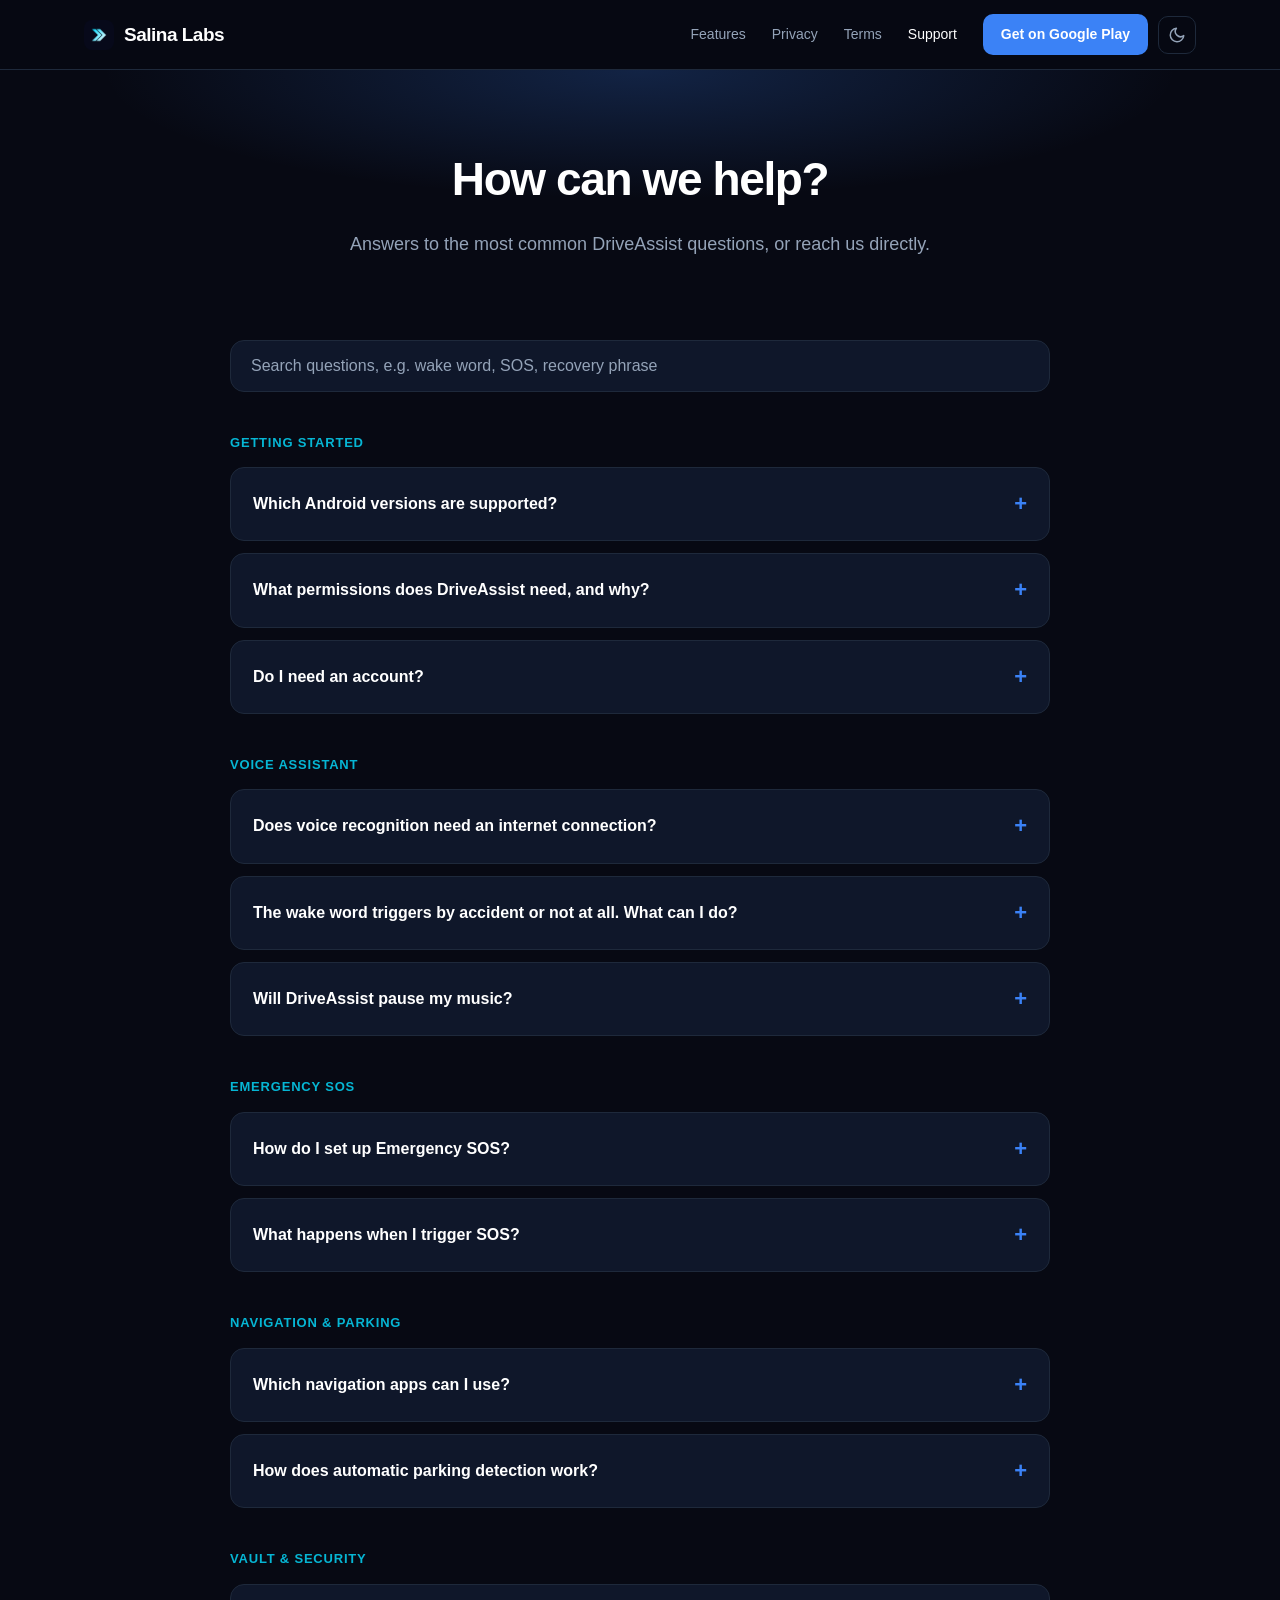
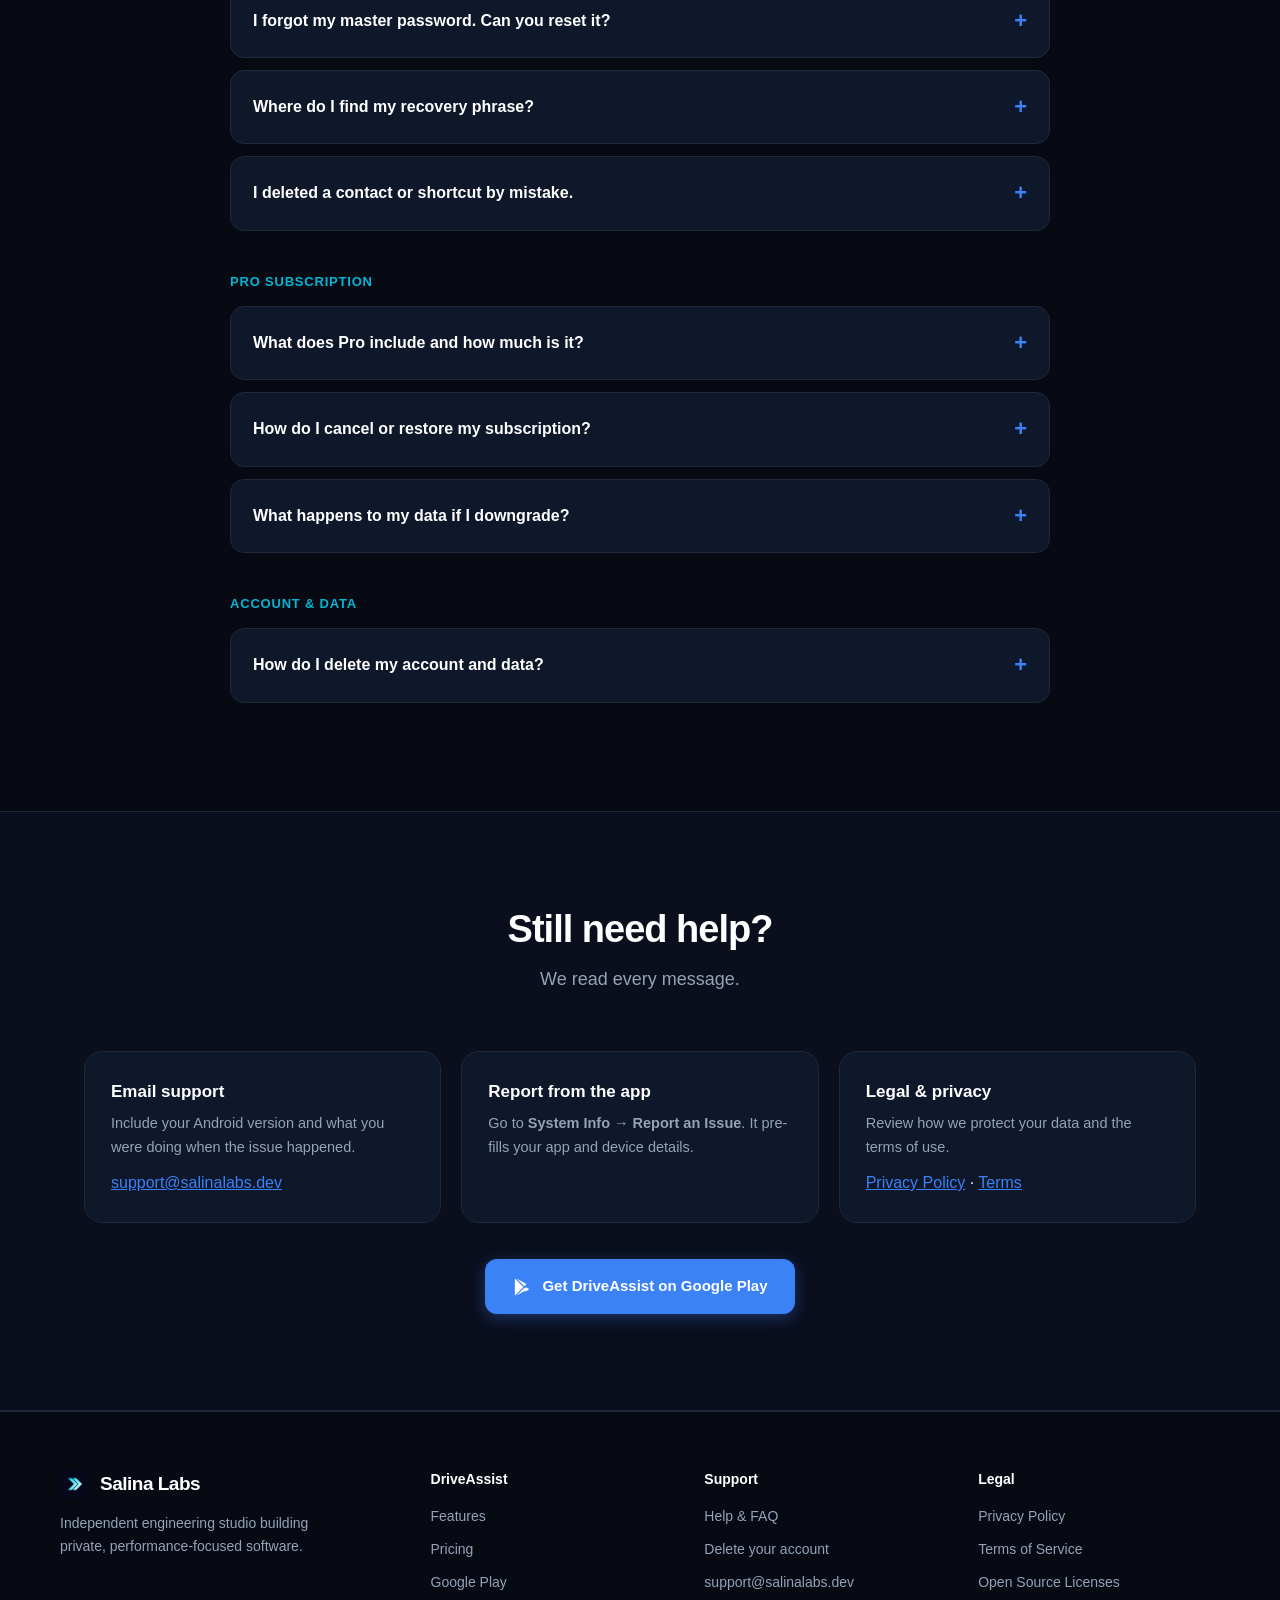
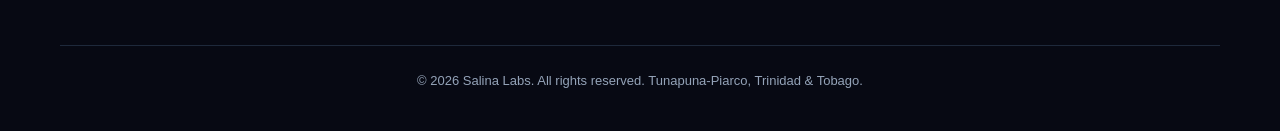
<file: driveassist/support.html>
<!DOCTYPE html>
<html lang="en">
<head>
    <meta charset="UTF-8">
    <meta name="viewport" content="width=device-width, initial-scale=1.0">
    <title>DriveAssist Support &amp; FAQ | Salina Labs</title>
    <meta name="description" content="Help for DriveAssist: setup, voice assistant, Emergency SOS, vault recovery, subscriptions and account deletion.">
    <link rel="canonical" href="https://salinalabs.dev/driveassist/support.html">
    <meta name="theme-color" content="#070913">
    <link rel="icon" type="image/png" href="../assets/images/favicon.png">
    <link rel="apple-touch-icon" href="../assets/images/apple-touch-icon.png">
    <script>
        (function () {
            try { var t = localStorage.getItem('sl-theme'); if (t) document.documentElement.setAttribute('data-theme', t); } catch (e) {}
            document.documentElement.className += ' js';
        })();
    </script>
    <link rel="stylesheet" href="../assets/css/styles.css">
</head>
<body>
<a href="#main" class="skip-link">Skip to content</a>
<header class="site-header">
    <div class="nav-container">
        <a href="../index.html" class="brand-logo">
            <img src="../assets/images/driveassist_icon_512.png" alt="" width="30" height="30">
            Salina Labs
        </a>
        <div class="nav-actions">
            <nav class="nav-links" id="site-nav" aria-label="Primary">
                <a href="../index.html#features">Features</a>
                <a href="privacy.html">Privacy</a>
                <a href="terms.html">Terms</a>
                <a href="support.html" class="active">Support</a>
                <a href="https://play.google.com/store/apps/details?id=com.salina.driveai" class="nav-cta" target="_blank" rel="noopener">Get on Google Play</a>
            </nav>
            <button class="icon-btn theme-toggle" type="button" aria-label="Toggle light and dark theme">
                <svg class="icon-moon" viewBox="0 0 24 24" fill="none" stroke="currentColor" stroke-width="2" stroke-linecap="round" stroke-linejoin="round"><path d="M21 12.8A9 9 0 1 1 11.2 3a7 7 0 0 0 9.8 9.8z"/></svg>
                <svg class="icon-sun" viewBox="0 0 24 24" fill="none" stroke="currentColor" stroke-width="2" stroke-linecap="round" stroke-linejoin="round"><circle cx="12" cy="12" r="4"/><path d="M12 2v2M12 20v2M4.9 4.9l1.4 1.4M17.7 17.7l1.4 1.4M2 12h2M20 12h2M4.9 19.1l1.4-1.4M17.7 6.3l1.4-1.4"/></svg>
            </button>
            <button class="icon-btn menu-toggle" type="button" aria-label="Open menu" aria-expanded="false" aria-controls="site-nav">
                <svg viewBox="0 0 24 24" fill="none" stroke="currentColor" stroke-width="2" stroke-linecap="round"><path d="M4 7h16M4 12h16M4 17h16"/></svg>
            </button>
        </div>
    </div>
</header>
<main id="main">
    <section class="page-hero">
        <div class="container">
            <h1>How can we help?</h1>
            <p>Answers to the most common DriveAssist questions, or reach us directly.</p>
        </div>
    </section>
    <section class="block" style="padding-top:40px;">
        <div class="container">
            <input class="faq-search" type="search" placeholder="Search questions, e.g. wake word, SOS, recovery phrase" aria-label="Search the FAQ">
            <div class="faq-list">
<h3 class="faq-cat">Getting started</h3>
<details class="faq"><summary>Which Android versions are supported?</summary><div class="answer"><p>DriveAssist runs on Android 8.0 (API 26) and newer, on phones, foldables and tablets.</p></div></details>
<details class="faq"><summary>What permissions does DriveAssist need, and why?</summary><div class="answer"><p>Each permission is requested only when you use the related feature: <strong>Location</strong> for the map, speed and parking; <strong>Microphone</strong> for voice commands; <strong>Contacts</strong> and <strong>Phone</strong> for hands-free calling; <strong>SMS</strong> for Emergency SOS. You can use the rest of the app if you decline any of them. See the <a href="privacy.html">Privacy Policy</a> for the full table.</p></div></details>
<details class="faq"><summary>Do I need an account?</summary><div class="answer"><p>No. DriveAssist works fully as a guest. An account is only needed for Pro encrypted cloud sync.</p></div></details>
<h3 class="faq-cat">Voice assistant</h3>
<details class="faq"><summary>Does voice recognition need an internet connection?</summary><div class="answer"><p>No. Speech is recognized on your phone and processed in temporary memory. Nothing is uploaded. If your device is missing its offline speech pack, install it from Android settings (Languages &amp; input &rarr; Speech).</p></div></details>
<details class="faq"><summary>The wake word triggers by accident or not at all. What can I do?</summary><div class="answer"><p>Open <strong>Control Center &rarr; Voice Assistant Identity</strong> and adjust <strong>Wake Word Sensitivity</strong>. Use <em>Low</em> in noisy cabins and <em>High</em> if it misses you. Also check that the microphone permission is granted and that battery optimization isn't restricting the app.</p></div></details>
<details class="faq"><summary>Will DriveAssist pause my music?</summary><div class="answer"><p>No. Standby listening never ducks or pauses audio. Audio focus is requested only while you are actively speaking a command.</p></div></details>
<h3 class="faq-cat">Emergency SOS</h3>
<details class="faq"><summary>How do I set up Emergency SOS?</summary><div class="answer"><ol><li>Open <strong>Control Center &rarr; Interaction &amp; Driving Safety</strong>.</li><li>Tap <strong>Configure SOS</strong>.</li><li>Pick your emergency contacts and, on dual-SIM phones, the SIM to send from.</li><li>Grant the SMS and Phone permissions when asked.</li></ol><p>The status badge changes from <em>Not Set</em> to <em>Configured</em> when you're ready.</p></div></details>
<details class="faq"><summary>What happens when I trigger SOS?</summary><div class="answer"><p>DriveAssist texts your emergency contacts a message with a live GPS map link. If you enabled <em>SOS Triggers Phone Call Also</em>, it also calls your primary contact. Standard carrier SMS rates may apply, and SOS needs cellular service. It does not replace calling local emergency services.</p></div></details>
<h3 class="faq-cat">Navigation & parking</h3>
<details class="faq"><summary>Which navigation apps can I use?</summary><div class="answer"><p>Google Maps and Waze. Choose one under <strong>Control Center &rarr; Navigation Engine</strong>. If the app you pick isn't installed, DriveAssist offers a one-tap link to install it.</p></div></details>
<details class="faq"><summary>How does automatic parking detection work?</summary><div class="answer"><p>When your phone disconnects from your car's Bluetooth audio, DriveAssist saves your location. Tap the Parking card to get walking directions back, or long-press it to clear the spot. You can also mark a spot manually at any time.</p></div></details>
<h3 class="faq-cat">Vault & security</h3>
<details class="faq"><summary>I forgot my master password. Can you reset it?</summary><div class="answer"><p>No, and that is by design. Your vault is zero-knowledge, so Salina Labs cannot read or reset it. Use your <strong>12-word recovery phrase</strong> on the recovery screen to regain access. Store that phrase somewhere safe and offline.</p></div></details>
<details class="faq"><summary>Where do I find my recovery phrase?</summary><div class="answer"><p>Open <strong>Security Vault &rarr; View 12-Word Recovery Phrase</strong> and confirm with biometrics or your master password.</p></div></details>
<details class="faq"><summary>I deleted a contact or shortcut by mistake.</summary><div class="answer"><p>Deleted items stay recoverable for 90 days. Open <strong>Contacts &rarr; Recently Deleted</strong>, select the items and tap <strong>Restore</strong>.</p></div></details>
<h3 class="faq-cat">Pro subscription</h3>
<details class="faq"><summary>What does Pro include and how much is it?</summary><div class="answer"><p>Pro adds unlimited wake words, a customizable Bento grid, encrypted cloud sync and more. It's $2.99 per month or $21.99 per year, with a 7-day free trial for new subscribers.</p></div></details>
<details class="faq"><summary>How do I cancel or restore my subscription?</summary><div class="answer"><p>Open <strong>Control Center &rarr; Pro Subscription</strong> and tap <strong>Manage Subscription on Google Play</strong> to cancel. On a new device, tap <strong>Restore Purchases</strong>.</p></div></details>
<details class="faq"><summary>What happens to my data if I downgrade?</summary><div class="answer"><p>Nothing is deleted. Items beyond Free limits are kept encrypted on your device and marked <em>Pro Locked</em>. They re-activate instantly if you resubscribe.</p></div></details>
<h3 class="faq-cat">Account & data</h3>
<details class="faq" id="delete-account"><summary>How do I delete my account and data?</summary><div class="answer"><p>In the app, open <strong>Driver Hub &rarr; Permanently Delete Account</strong> and re-authenticate. This removes all cloud records and your sign-in. Cancel any active Google Play subscription separately in Google Play. To only remove cloud backups, use <strong>Purge Cloud Backups</strong>. To request deletion without the app, email <a href="mailto:support@salinalabs.dev">support@salinalabs.dev</a> from your account email.</p></div></details>
            </div>
        </div>
    </section>
    <section class="block alt">
        <div class="container">
            <div class="section-header"><h2 class="section-title">Still need help?</h2><p class="section-lead">We read every message.</p></div>
            <div class="contact-grid">
                <div class="contact-card"><h4>Email support</h4><p>Include your Android version and what you were doing when the issue happened.</p><a href="mailto:support@salinalabs.dev">support@salinalabs.dev</a></div>
                <div class="contact-card"><h4>Report from the app</h4><p>Go to <strong>System Info &rarr; Report an Issue</strong>. It pre-fills your app and device details.</p></div>
                <div class="contact-card"><h4>Legal &amp; privacy</h4><p>Review how we protect your data and the terms of use.</p><a href="privacy.html">Privacy Policy</a> &middot; <a href="terms.html">Terms</a></div>
            </div>
            <p style="text-align:center;margin-top:36px;"><a class="btn btn-primary" href="https://play.google.com/store/apps/details?id=com.salina.driveai" target="_blank" rel="noopener"><svg viewBox="0 0 24 24" fill="currentColor" aria-hidden="true"><path d="M3.609 1.814L13.792 12 3.61 22.186a2.38 2.38 0 0 1-.22-.988V2.802c0-.36.08-.698.22-.988zm11.235 11.234l2.457 2.457-11.838 6.77 9.381-9.227zm0-2.096L5.463 1.725l11.838 6.77-2.457 2.457zm1.484 1.048l3.195 1.828c.854.488.854 1.288 0 1.776l-3.195 1.828-2.115-2.115 2.115-2.117z"/></svg> Get DriveAssist on Google Play</a></p>
        </div>
    </section>
</main>
<footer class="site-footer">
    <div class="footer-inner">
        <div class="footer-brand">
            <a href="../index.html" class="brand-logo"><img src="../assets/images/driveassist_icon_512.png" alt="" width="30" height="30"> Salina Labs</a>
            <p>Independent engineering studio building private, performance-focused software.</p>
        </div>
        <div class="footer-col"><h5>DriveAssist</h5>
            <a href="../index.html#features">Features</a>
            <a href="../index.html#pricing">Pricing</a>
            <a href="https://play.google.com/store/apps/details?id=com.salina.driveai" target="_blank" rel="noopener">Google Play</a>
        </div>
        <div class="footer-col"><h5>Support</h5>
            <a href="support.html">Help &amp; FAQ</a>
            <a href="support.html#delete-account">Delete your account</a>
            <a href="mailto:support@salinalabs.dev">support@salinalabs.dev</a>
        </div>
        <div class="footer-col"><h5>Legal</h5>
            <a href="privacy.html">Privacy Policy</a>
            <a href="terms.html">Terms of Service</a>
            <a href="licenses.html">Open Source Licenses</a>
        </div>
    </div>
    <div class="copyright-line">&copy; 2026 Salina Labs. All rights reserved. Tunapuna-Piarco, Trinidad &amp; Tobago.</div>
</footer>
<script src="../assets/js/site.js" defer></script>
</body>
</html>
</file>
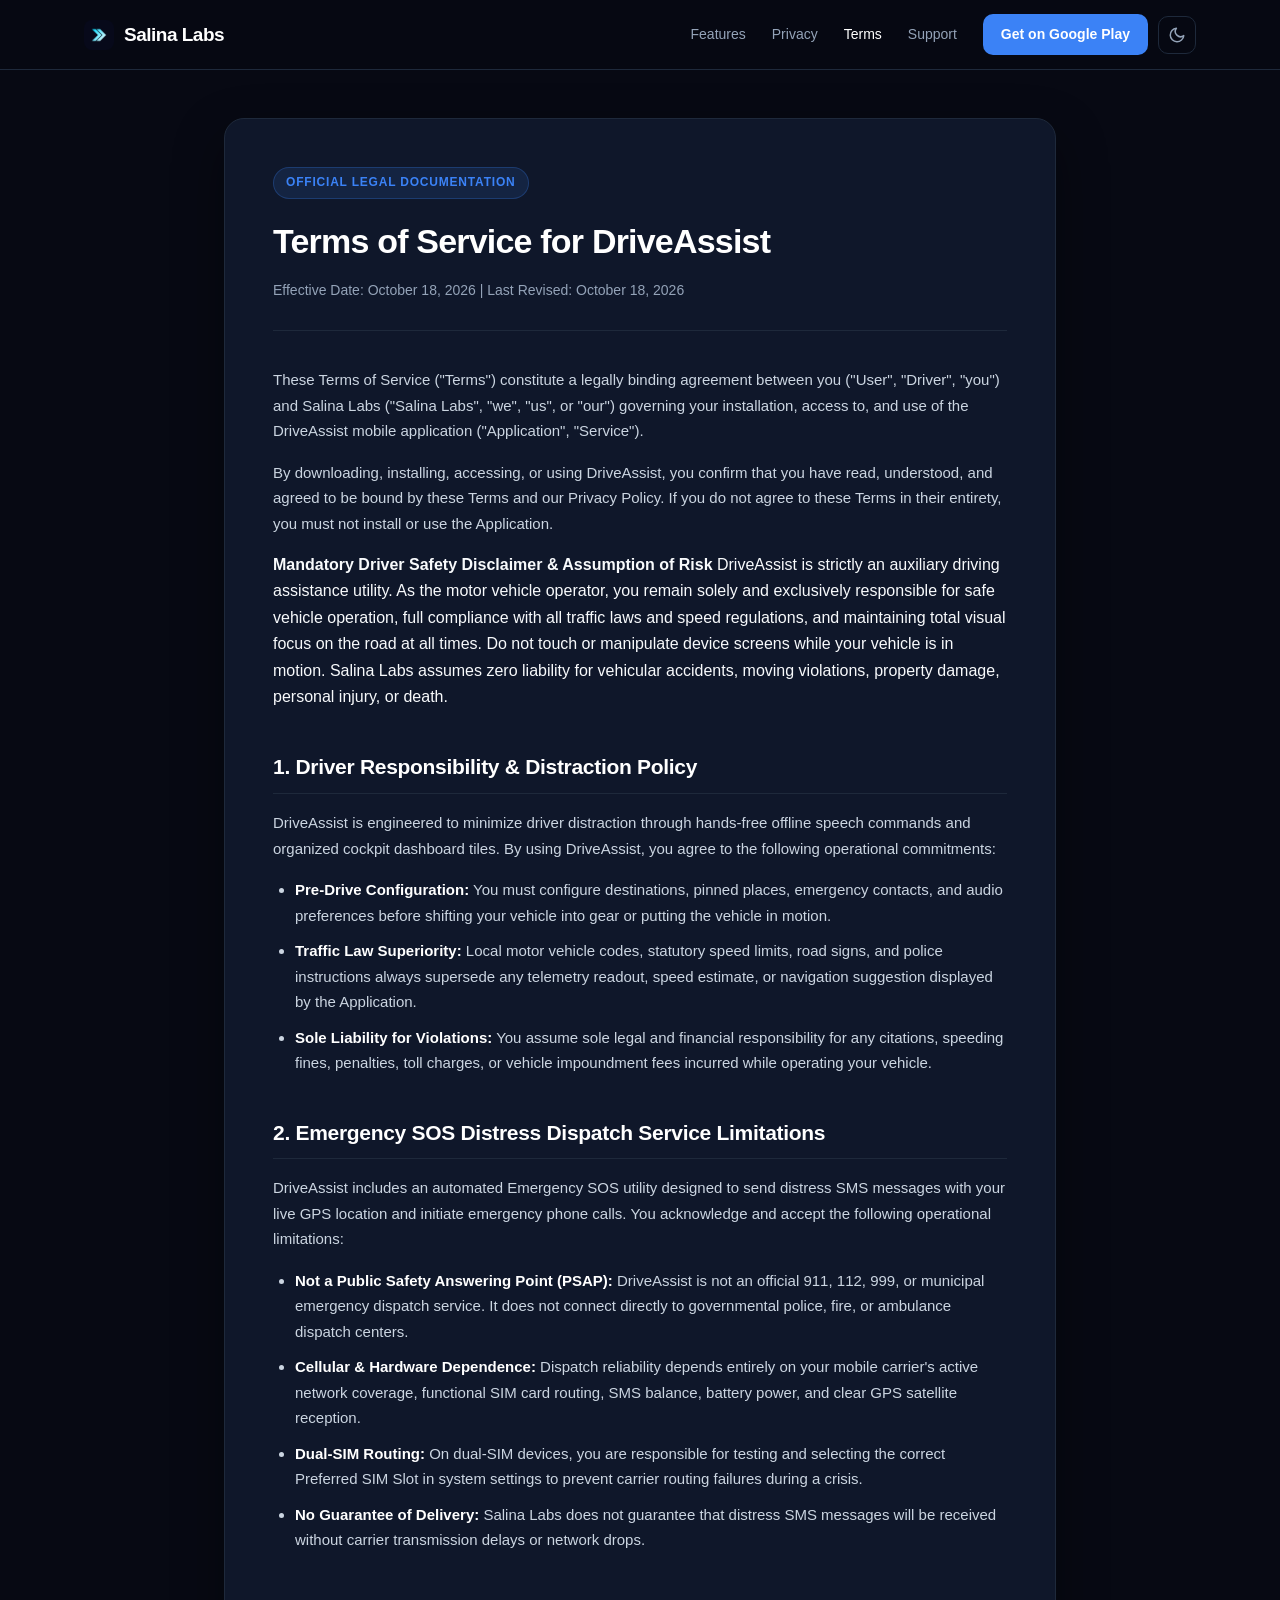
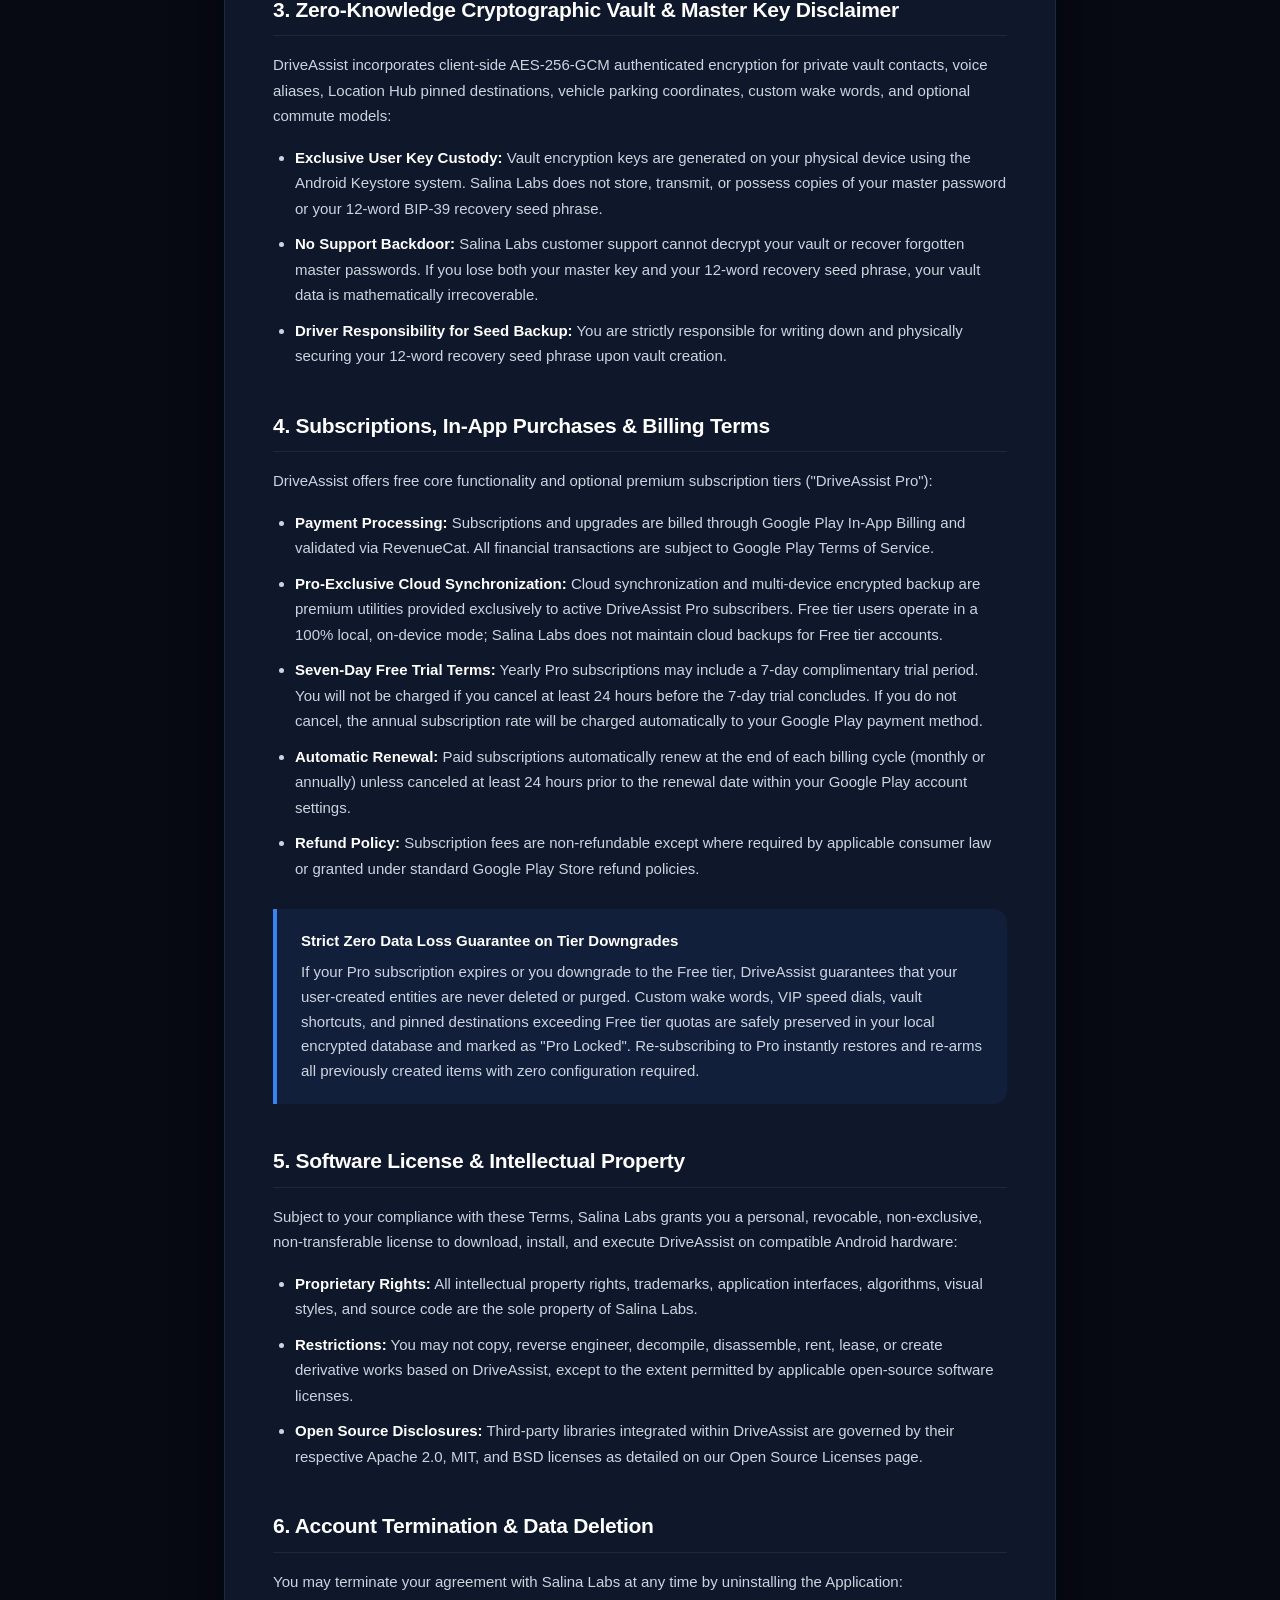
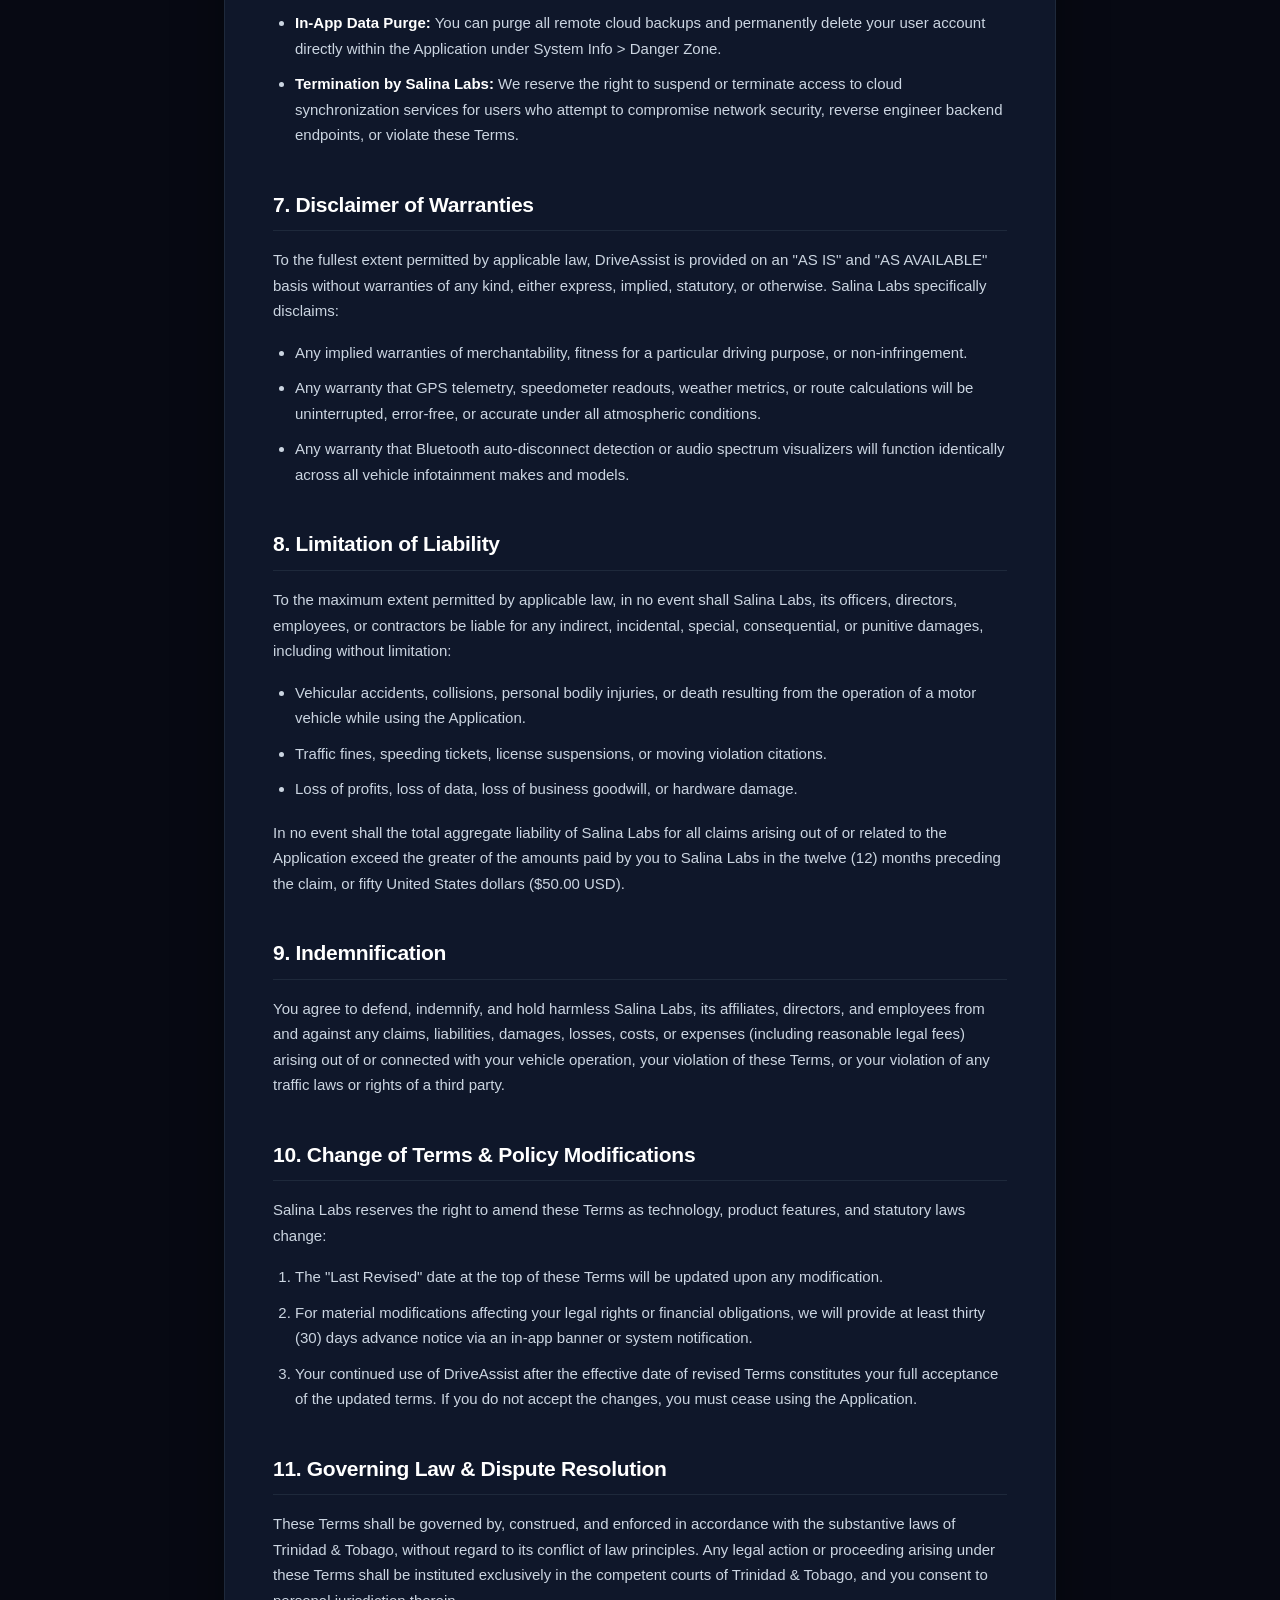
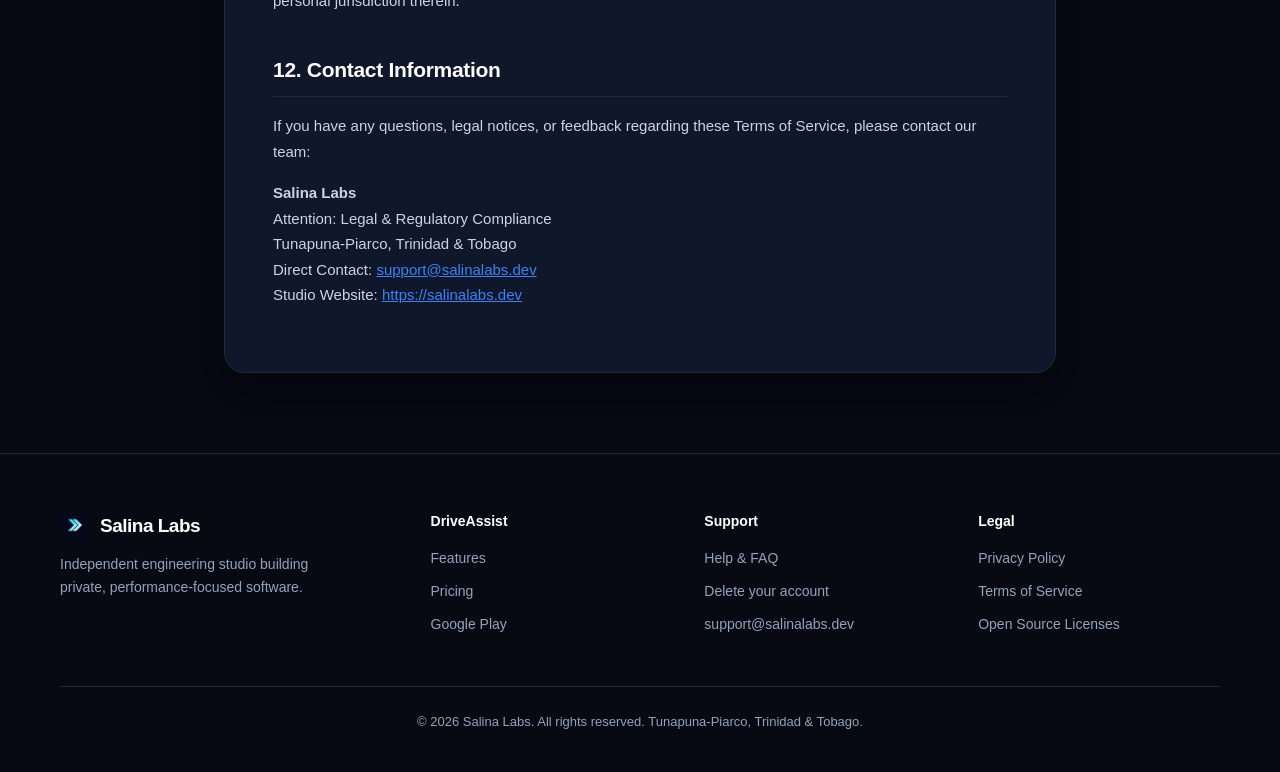
<file: driveassist/terms.html>
<!DOCTYPE html>
<html lang="en">
<head>
    <meta charset="UTF-8">
    <meta name="viewport" content="width=device-width, initial-scale=1.0">
    <title>DriveAssist Terms of Service | Salina Labs</title>
    <meta name="description" content="Terms of Service for DriveAssist by Salina Labs. Driver safety obligations, subscription terms, and legal governance.">
        <meta name="theme-color" content="#070913">
    <link rel="icon" type="image/png" href="../assets/images/favicon.png">
    <link rel="apple-touch-icon" href="../assets/images/apple-touch-icon.png">
    <script>
        (function () {
            try { var t = localStorage.getItem('sl-theme'); if (t) document.documentElement.setAttribute('data-theme', t); } catch (e) {}
            document.documentElement.className += ' js';
        })();
    </script>
    <link rel="stylesheet" href="../assets/css/styles.css">
</head>
<body>

<a href="#main" class="skip-link">Skip to content</a>
<header class="site-header">
    <div class="nav-container">
        <a href="../index.html" class="brand-logo">
            <img src="../assets/images/driveassist_icon_512.png" alt="" width="30" height="30">
            Salina Labs
        </a>
        <div class="nav-actions">
            <nav class="nav-links" id="site-nav" aria-label="Primary">
                <a href="../index.html#features">Features</a>
                <a href="privacy.html">Privacy</a>
                <a href="terms.html" class="active">Terms</a>
                <a href="support.html">Support</a>
                <a href="https://play.google.com/store/apps/details?id=com.salina.driveai" class="nav-cta" target="_blank" rel="noopener">Get on Google Play</a>
            </nav>
            <button class="icon-btn theme-toggle" type="button" aria-label="Toggle light and dark theme">
                <svg class="icon-moon" viewBox="0 0 24 24" fill="none" stroke="currentColor" stroke-width="2" stroke-linecap="round" stroke-linejoin="round"><path d="M21 12.8A9 9 0 1 1 11.2 3a7 7 0 0 0 9.8 9.8z"/></svg>
                <svg class="icon-sun" viewBox="0 0 24 24" fill="none" stroke="currentColor" stroke-width="2" stroke-linecap="round" stroke-linejoin="round"><circle cx="12" cy="12" r="4"/><path d="M12 2v2M12 20v2M4.9 4.9l1.4 1.4M17.7 17.7l1.4 1.4M2 12h2M20 12h2M4.9 19.1l1.4-1.4M17.7 6.3l1.4-1.4"/></svg>
            </button>
            <button class="icon-btn menu-toggle" type="button" aria-label="Open menu" aria-expanded="false" aria-controls="site-nav">
                <svg viewBox="0 0 24 24" fill="none" stroke="currentColor" stroke-width="2" stroke-linecap="round"><path d="M4 7h16M4 12h16M4 17h16"/></svg>
            </button>
        </div>
    </div>
</header>

<main id="main" class="main-wrapper">
    <div class="doc-card">
        <div class="doc-header">
            <div class="doc-badge">Official Legal Documentation</div>
            <h1>Terms of Service for DriveAssist</h1>
            <div class="meta-line">Effective Date: October 18, 2026 | Last Revised: October 18, 2026</div>
        </div>

        <p>These Terms of Service ("Terms") constitute a legally binding agreement between you ("User", "Driver", "you") and Salina Labs ("Salina Labs", "we", "us", or "our") governing your installation, access to, and use of the DriveAssist mobile application ("Application", "Service").</p>

        <p>By downloading, installing, accessing, or using DriveAssist, you confirm that you have read, understood, and agreed to be bound by these Terms and our Privacy Policy. If you do not agree to these Terms in their entirety, you must not install or use the Application.</p>

        <div class="danger-box">
            <strong>Mandatory Driver Safety Disclaimer &amp; Assumption of Risk</strong>
            DriveAssist is strictly an auxiliary driving assistance utility. As the motor vehicle operator, you remain solely and exclusively responsible for safe vehicle operation, full compliance with all traffic laws and speed regulations, and maintaining total visual focus on the road at all times. Do not touch or manipulate device screens while your vehicle is in motion. Salina Labs assumes zero liability for vehicular accidents, moving violations, property damage, personal injury, or death.
        </div>

        <h2>1. Driver Responsibility &amp; Distraction Policy</h2>
        <p>DriveAssist is engineered to minimize driver distraction through hands-free offline speech commands and organized cockpit dashboard tiles. By using DriveAssist, you agree to the following operational commitments:</p>
        <ul>
            <li><strong>Pre-Drive Configuration:</strong> You must configure destinations, pinned places, emergency contacts, and audio preferences before shifting your vehicle into gear or putting the vehicle in motion.</li>
            <li><strong>Traffic Law Superiority:</strong> Local motor vehicle codes, statutory speed limits, road signs, and police instructions always supersede any telemetry readout, speed estimate, or navigation suggestion displayed by the Application.</li>
            <li><strong>Sole Liability for Violations:</strong> You assume sole legal and financial responsibility for any citations, speeding fines, penalties, toll charges, or vehicle impoundment fees incurred while operating your vehicle.</li>
        </ul>

        <h2>2. Emergency SOS Distress Dispatch Service Limitations</h2>
        <p>DriveAssist includes an automated Emergency SOS utility designed to send distress SMS messages with your live GPS location and initiate emergency phone calls. You acknowledge and accept the following operational limitations:</p>
        <ul>
            <li><strong>Not a Public Safety Answering Point (PSAP):</strong> DriveAssist is not an official 911, 112, 999, or municipal emergency dispatch service. It does not connect directly to governmental police, fire, or ambulance dispatch centers.</li>
            <li><strong>Cellular &amp; Hardware Dependence:</strong> Dispatch reliability depends entirely on your mobile carrier's active network coverage, functional SIM card routing, SMS balance, battery power, and clear GPS satellite reception.</li>
            <li><strong>Dual-SIM Routing:</strong> On dual-SIM devices, you are responsible for testing and selecting the correct Preferred SIM Slot in system settings to prevent carrier routing failures during a crisis.</li>
            <li><strong>No Guarantee of Delivery:</strong> Salina Labs does not guarantee that distress SMS messages will be received without carrier transmission delays or network drops.</li>
        </ul>

        <h2>3. Zero-Knowledge Cryptographic Vault &amp; Master Key Disclaimer</h2>
        <p>DriveAssist incorporates client-side AES-256-GCM authenticated encryption for private vault contacts, voice aliases, Location Hub pinned destinations, vehicle parking coordinates, custom wake words, and optional commute models:</p>
        <ul>
            <li><strong>Exclusive User Key Custody:</strong> Vault encryption keys are generated on your physical device using the Android Keystore system. Salina Labs does not store, transmit, or possess copies of your master password or your 12-word BIP-39 recovery seed phrase.</li>
            <li><strong>No Support Backdoor:</strong> Salina Labs customer support cannot decrypt your vault or recover forgotten master passwords. If you lose both your master key and your 12-word recovery seed phrase, your vault data is mathematically irrecoverable.</li>
            <li><strong>Driver Responsibility for Seed Backup:</strong> You are strictly responsible for writing down and physically securing your 12-word recovery seed phrase upon vault creation.</li>
        </ul>

        <h2>4. Subscriptions, In-App Purchases &amp; Billing Terms</h2>
        <p>DriveAssist offers free core functionality and optional premium subscription tiers ("DriveAssist Pro"):</p>
        <ul>
            <li><strong>Payment Processing:</strong> Subscriptions and upgrades are billed through Google Play In-App Billing and validated via RevenueCat. All financial transactions are subject to Google Play Terms of Service.</li>
            <li><strong>Pro-Exclusive Cloud Synchronization:</strong> Cloud synchronization and multi-device encrypted backup are premium utilities provided exclusively to active DriveAssist Pro subscribers. Free tier users operate in a 100% local, on-device mode; Salina Labs does not maintain cloud backups for Free tier accounts.</li>
            <li><strong>Seven-Day Free Trial Terms:</strong> Yearly Pro subscriptions may include a 7-day complimentary trial period. You will not be charged if you cancel at least 24 hours before the 7-day trial concludes. If you do not cancel, the annual subscription rate will be charged automatically to your Google Play payment method.</li>
            <li><strong>Automatic Renewal:</strong> Paid subscriptions automatically renew at the end of each billing cycle (monthly or annually) unless canceled at least 24 hours prior to the renewal date within your Google Play account settings.</li>
            <li><strong>Refund Policy:</strong> Subscription fees are non-refundable except where required by applicable consumer law or granted under standard Google Play Store refund policies.</li>
        </ul>

        <div class="callout-box">
            <strong>Strict Zero Data Loss Guarantee on Tier Downgrades</strong>
            If your Pro subscription expires or you downgrade to the Free tier, DriveAssist guarantees that your user-created entities are never deleted or purged. Custom wake words, VIP speed dials, vault shortcuts, and pinned destinations exceeding Free tier quotas are safely preserved in your local encrypted database and marked as "Pro Locked". Re-subscribing to Pro instantly restores and re-arms all previously created items with zero configuration required.
        </div>

        <h2>5. Software License &amp; Intellectual Property</h2>
        <p>Subject to your compliance with these Terms, Salina Labs grants you a personal, revocable, non-exclusive, non-transferable license to download, install, and execute DriveAssist on compatible Android hardware:</p>
        <ul>
            <li><strong>Proprietary Rights:</strong> All intellectual property rights, trademarks, application interfaces, algorithms, visual styles, and source code are the sole property of Salina Labs.</li>
            <li><strong>Restrictions:</strong> You may not copy, reverse engineer, decompile, disassemble, rent, lease, or create derivative works based on DriveAssist, except to the extent permitted by applicable open-source software licenses.</li>
            <li><strong>Open Source Disclosures:</strong> Third-party libraries integrated within DriveAssist are governed by their respective Apache 2.0, MIT, and BSD licenses as detailed on our Open Source Licenses page.</li>
        </ul>

        <h2>6. Account Termination &amp; Data Deletion</h2>
        <p>You may terminate your agreement with Salina Labs at any time by uninstalling the Application:</p>
        <ul>
            <li><strong>In-App Data Purge:</strong> You can purge all remote cloud backups and permanently delete your user account directly within the Application under System Info &gt; Danger Zone.</li>
            <li><strong>Termination by Salina Labs:</strong> We reserve the right to suspend or terminate access to cloud synchronization services for users who attempt to compromise network security, reverse engineer backend endpoints, or violate these Terms.</li>
        </ul>

        <h2>7. Disclaimer of Warranties</h2>
        <p>To the fullest extent permitted by applicable law, DriveAssist is provided on an "AS IS" and "AS AVAILABLE" basis without warranties of any kind, either express, implied, statutory, or otherwise. Salina Labs specifically disclaims:</p>
        <ul>
            <li>Any implied warranties of merchantability, fitness for a particular driving purpose, or non-infringement.</li>
            <li>Any warranty that GPS telemetry, speedometer readouts, weather metrics, or route calculations will be uninterrupted, error-free, or accurate under all atmospheric conditions.</li>
            <li>Any warranty that Bluetooth auto-disconnect detection or audio spectrum visualizers will function identically across all vehicle infotainment makes and models.</li>
        </ul>

        <h2>8. Limitation of Liability</h2>
        <p>To the maximum extent permitted by applicable law, in no event shall Salina Labs, its officers, directors, employees, or contractors be liable for any indirect, incidental, special, consequential, or punitive damages, including without limitation:</p>
        <ul>
            <li>Vehicular accidents, collisions, personal bodily injuries, or death resulting from the operation of a motor vehicle while using the Application.</li>
            <li>Traffic fines, speeding tickets, license suspensions, or moving violation citations.</li>
            <li>Loss of profits, loss of data, loss of business goodwill, or hardware damage.</li>
        </ul>
        <p>In no event shall the total aggregate liability of Salina Labs for all claims arising out of or related to the Application exceed the greater of the amounts paid by you to Salina Labs in the twelve (12) months preceding the claim, or fifty United States dollars ($50.00 USD).</p>

        <h2>9. Indemnification</h2>
        <p>You agree to defend, indemnify, and hold harmless Salina Labs, its affiliates, directors, and employees from and against any claims, liabilities, damages, losses, costs, or expenses (including reasonable legal fees) arising out of or connected with your vehicle operation, your violation of these Terms, or your violation of any traffic laws or rights of a third party.</p>

        <h2>10. Change of Terms &amp; Policy Modifications</h2>
        <p>Salina Labs reserves the right to amend these Terms as technology, product features, and statutory laws change:</p>
        <ol>
            <li>The "Last Revised" date at the top of these Terms will be updated upon any modification.</li>
            <li>For material modifications affecting your legal rights or financial obligations, we will provide at least thirty (30) days advance notice via an in-app banner or system notification.</li>
            <li>Your continued use of DriveAssist after the effective date of revised Terms constitutes your full acceptance of the updated terms. If you do not accept the changes, you must cease using the Application.</li>
        </ol>

        <h2>11. Governing Law &amp; Dispute Resolution</h2>
        <p>These Terms shall be governed by, construed, and enforced in accordance with the substantive laws of Trinidad &amp; Tobago, without regard to its conflict of law principles. Any legal action or proceeding arising under these Terms shall be instituted exclusively in the competent courts of Trinidad &amp; Tobago, and you consent to personal jurisdiction therein.</p>

        <h2>12. Contact Information</h2>
        <p>If you have any questions, legal notices, or feedback regarding these Terms of Service, please contact our team:</p>
        <p>
            <strong>Salina Labs</strong><br>
            Attention: Legal &amp; Regulatory Compliance<br>
            Tunapuna-Piarco, Trinidad &amp; Tobago<br>
            Direct Contact: <a href="mailto:support@salinalabs.dev" style="color: var(--accent-primary);">support@salinalabs.dev</a><br>
            Studio Website: <a href="https://salinalabs.dev" style="color: var(--accent-primary);">https://salinalabs.dev</a>
        </p>
    </div>
</main>

<footer class="site-footer">
    <div class="footer-inner">
        <div class="footer-brand">
            <a href="../index.html" class="brand-logo"><img src="../assets/images/driveassist_icon_512.png" alt="" width="30" height="30"> Salina Labs</a>
            <p>Independent engineering studio building private, performance-focused software.</p>
        </div>
        <div class="footer-col"><h5>DriveAssist</h5>
            <a href="../index.html#features">Features</a>
            <a href="../index.html#pricing">Pricing</a>
            <a href="https://play.google.com/store/apps/details?id=com.salina.driveai" target="_blank" rel="noopener">Google Play</a>
        </div>
        <div class="footer-col"><h5>Support</h5>
            <a href="support.html">Help &amp; FAQ</a>
            <a href="support.html#delete-account">Delete your account</a>
            <a href="mailto:support@salinalabs.dev">support@salinalabs.dev</a>
        </div>
        <div class="footer-col"><h5>Legal</h5>
            <a href="privacy.html">Privacy Policy</a>
            <a href="terms.html">Terms of Service</a>
            <a href="licenses.html">Open Source Licenses</a>
        </div>
    </div>
    <div class="copyright-line">&copy; 2026 Salina Labs. All rights reserved. Tunapuna-Piarco, Trinidad &amp; Tobago.</div>
</footer>
<script src="../assets/js/site.js" defer></script>

</body>
</html>
</file>
<file: assets/css/styles.css>
/* ==========================================================================
   Salina Labs - shared design system
   Dark is the default. Light theme is applied via <html data-theme="light">.
   ========================================================================== */
:root {
    color-scheme: dark;
    --bg-color: #070913;
    --bg-alt: #0a0e1d;
    --surface-color: #0f172a;
    --surface-hover: #172036;
    --surface-border: #1e293b;
    --accent-primary: #3b82f6;
    --accent-cyan: #06b6d4;
    --accent-emerald: #10b981;
    --heading: #ffffff;
    --text-primary: #f8fafc;
    --text-secondary: #94a3b8;
    --text-body: #cbd5e1;
    --nav-bg: rgba(7, 9, 19, 0.8);
    --glow-1: rgba(59, 130, 246, 0.22);
    --glow-2: rgba(6, 182, 212, 0.14);
    --card-shadow: 0 20px 50px rgba(0, 0, 0, 0.4);
    --callout-bg: rgba(59, 130, 246, 0.08);
    --callout-border: #3b82f6;
    --warning-bg: rgba(245, 158, 11, 0.08);
    --warning-border: #f59e0b;
    --warning-text: #fde68a;
    --success-bg: rgba(16, 185, 129, 0.08);
    --success-border: #10b981;
    --success-text: #6ee7b7;
    --grad: linear-gradient(135deg, #60a5fa 0%, #06b6d4 100%);
    --radius: 20px;
}
:root[data-theme="light"] {
    color-scheme: light;
    --bg-color: #f8fafc;
    --bg-alt: #f1f5f9;
    --surface-color: #ffffff;
    --surface-hover: #f1f5f9;
    --surface-border: #e2e8f0;
    --accent-primary: #2563eb;
    --accent-cyan: #0891b2;
    --heading: #0f172a;
    --text-primary: #0f172a;
    --text-secondary: #64748b;
    --text-body: #334155;
    --nav-bg: rgba(248, 250, 252, 0.85);
    --glow-1: rgba(59, 130, 246, 0.16);
    --glow-2: rgba(6, 182, 212, 0.12);
    --card-shadow: 0 16px 40px rgba(15, 23, 42, 0.08);
    --callout-bg: rgba(37, 99, 235, 0.06);
    --warning-bg: rgba(245, 158, 11, 0.1);
    --warning-text: #92400e;
    --success-bg: rgba(16, 185, 129, 0.1);
    --success-text: #047857;
    --grad: linear-gradient(135deg, #2563eb 0%, #0891b2 100%);
}

* { box-sizing: border-box; margin: 0; padding: 0; }
html { scroll-behavior: smooth; scroll-padding-top: 84px; }
body {
    font-family: -apple-system, BlinkMacSystemFont, "Segoe UI", Roboto, Helvetica, Arial, sans-serif;
    background-color: var(--bg-color);
    color: var(--text-primary);
    line-height: 1.65;
    overflow-x: hidden;
    -webkit-font-smoothing: antialiased;
}
img { max-width: 100%; height: auto; }
a { color: var(--accent-primary); }
:focus-visible { outline: 2px solid var(--accent-cyan); outline-offset: 3px; border-radius: 6px; }
.skip-link {
    position: absolute; left: -999px; top: 8px; z-index: 100;
    background: var(--accent-primary); color: #fff; padding: 10px 16px; border-radius: 8px; text-decoration: none;
}
.skip-link:focus { left: 8px; }

/* ---------- Header / nav ---------- */
header.site-header {
    border-bottom: 1px solid var(--surface-border);
    background: var(--nav-bg);
    backdrop-filter: blur(14px);
    -webkit-backdrop-filter: blur(14px);
    position: sticky; top: 0; z-index: 50;
}
.nav-container {
    max-width: 1160px; margin: 0 auto; padding: 14px 24px;
    display: flex; justify-content: space-between; align-items: center; gap: 16px;
}
.brand-logo {
    font-size: 19px; font-weight: 800; letter-spacing: -0.5px; color: var(--heading);
    text-decoration: none; display: flex; align-items: center; gap: 10px;
}
.brand-logo img { width: 30px; height: 30px; border-radius: 8px; }
.nav-links { display: flex; gap: 26px; align-items: center; }
.nav-links a {
    color: var(--text-secondary); text-decoration: none; font-size: 14px; font-weight: 500; transition: color .2s ease;
}
.nav-links a:hover, .nav-links a.active { color: var(--heading); }
.nav-links a.nav-cta {
    background: var(--accent-primary); color: #fff; padding: 9px 18px; border-radius: 10px; font-weight: 600;
}
.nav-links a.nav-cta:hover { background: #2563eb; color: #fff; }
.nav-actions { display: flex; align-items: center; gap: 10px; }
.icon-btn {
    background: transparent; border: 1px solid var(--surface-border); color: var(--text-secondary);
    width: 38px; height: 38px; border-radius: 10px; cursor: pointer; display: inline-flex;
    align-items: center; justify-content: center; transition: all .2s ease;
}
.icon-btn:hover { color: var(--heading); border-color: var(--accent-primary); }
.icon-btn svg { width: 18px; height: 18px; }
.theme-toggle .icon-sun { display: none; }
:root[data-theme="light"] .theme-toggle .icon-sun { display: block; }
:root[data-theme="light"] .theme-toggle .icon-moon { display: none; }
.menu-toggle { display: none; }

/* ---------- Buttons ---------- */
.btn {
    display: inline-flex; align-items: center; justify-content: center; gap: 10px;
    padding: 14px 26px; border-radius: 12px; font-size: 15px; font-weight: 600;
    text-decoration: none; transition: all .2s ease; border: 1px solid transparent; cursor: pointer;
}
.btn-primary { background: var(--accent-primary); color: #fff; box-shadow: 0 4px 16px rgba(59,130,246,.35); }
.btn-primary:hover { background: #2563eb; transform: translateY(-2px); box-shadow: 0 6px 22px rgba(59,130,246,.5); }
.btn-secondary { background: var(--surface-color); color: var(--heading); border-color: var(--surface-border); }
.btn-secondary:hover { border-color: var(--accent-primary); transform: translateY(-2px); }
.btn svg { width: 20px; height: 20px; }

/* ---------- Layout helpers ---------- */
.container { max-width: 1160px; margin: 0 auto; padding: 0 24px; }
section.block { padding: 96px 0; }
section.block.alt { background: var(--bg-alt); border-top: 1px solid var(--surface-border); border-bottom: 1px solid var(--surface-border); }
.section-header { max-width: 720px; margin: 0 auto 56px; text-align: center; }
.section-tag { font-size: 13px; font-weight: 700; text-transform: uppercase; letter-spacing: .8px; color: var(--accent-cyan); margin-bottom: 10px; }
.section-title { font-size: 38px; font-weight: 800; letter-spacing: -1px; color: var(--heading); line-height: 1.15; margin-bottom: 14px; }
.section-lead { font-size: 18px; color: var(--text-secondary); }
.grad-text { background: var(--grad); -webkit-background-clip: text; background-clip: text; -webkit-text-fill-color: transparent; }

/* ---------- Hero ---------- */
.hero {
    position: relative; overflow: hidden; padding: 84px 0 96px;
    background:
        radial-gradient(60% 50% at 20% 0%, var(--glow-1), transparent 70%),
        radial-gradient(50% 45% at 90% 20%, var(--glow-2), transparent 70%);
}
.hero-grid { display: grid; grid-template-columns: 1.05fr 1fr; gap: 48px; align-items: center; }
.studio-badge {
    display: inline-flex; align-items: center; gap: 8px; background: rgba(59,130,246,.1); color: var(--accent-primary);
    font-size: 13px; font-weight: 700; letter-spacing: .6px; padding: 6px 14px; border-radius: 9999px;
    border: 1px solid rgba(59,130,246,.25); margin-bottom: 22px;
}
h1.hero-title { font-size: 58px; font-weight: 800; letter-spacing: -2px; line-height: 1.06; color: var(--heading); margin-bottom: 22px; }
p.hero-lead { font-size: 20px; color: var(--text-secondary); max-width: 540px; margin-bottom: 34px; }
.hero-actions { display: flex; gap: 14px; flex-wrap: wrap; }
.hero-trust { display: flex; gap: 22px; flex-wrap: wrap; margin-top: 30px; color: var(--text-secondary); font-size: 14px; }
.hero-trust span::before { content: "\2713"; color: var(--accent-emerald); font-weight: 800; margin-right: 8px; }
.hero-visual { position: relative; display: flex; justify-content: center; min-height: 520px; }
.hero-visual .phone { position: absolute; }
.hero-visual .phone.p1 { width: 250px; left: 6%; top: 40px; transform: rotate(-5deg); z-index: 2; }
.hero-visual .phone.p2 { width: 230px; right: 4%; top: 0; transform: rotate(5deg); }

/* ---------- Phone mockup ---------- */
.phone {
    background: #05070f; border-radius: 34px; padding: 8px; border: 1px solid rgba(148,163,184,.25);
    box-shadow: 0 30px 60px rgba(0,0,0,.45), 0 0 0 1px rgba(255,255,255,.04) inset;
}
.phone img { display: block; width: 100%; border-radius: 27px; }
:root[data-theme="light"] .phone { box-shadow: 0 30px 60px rgba(15,23,42,.25); }

/* ---------- Stat strip ---------- */
.stat-strip { display: grid; grid-template-columns: repeat(4, 1fr); gap: 16px; margin-top: -48px; position: relative; z-index: 3; }
.stat {
    background: var(--surface-color); border: 1px solid var(--surface-border); border-radius: 16px;
    padding: 22px; text-align: center; box-shadow: var(--card-shadow);
}
.stat strong { display: block; font-size: 22px; color: var(--heading); letter-spacing: -.4px; }
.stat span { font-size: 13px; color: var(--text-secondary); }

/* ---------- Feature rows ---------- */
.feature-row { display: grid; grid-template-columns: 1fr 1fr; gap: 72px; align-items: center; margin-bottom: 110px; }
.feature-row:last-child { margin-bottom: 0; }
.feature-row.reverse .feature-media { order: 2; }
.feature-media { display: flex; justify-content: center; position: relative; }
.feature-media::before {
    content: ""; position: absolute; inset: 8% 10%; background: var(--glow-1); filter: blur(60px); border-radius: 50%; z-index: 0;
}
.feature-media .phone { width: 270px; position: relative; z-index: 1; cursor: zoom-in; transition: transform .3s ease; }
.feature-media .phone:hover { transform: translateY(-6px); }
.feature-copy h3 { font-size: 32px; letter-spacing: -.8px; color: var(--heading); line-height: 1.18; margin-bottom: 14px; }
.feature-copy p { font-size: 17px; color: var(--text-secondary); margin-bottom: 20px; }
.feature-bullets { list-style: none; }
.feature-bullets li { font-size: 15px; color: var(--text-body); margin-bottom: 12px; display: flex; gap: 12px; align-items: flex-start; }
.feature-bullets li::before {
    content: ""; flex: 0 0 8px; height: 8px; margin-top: 9px; background: var(--grad); border-radius: 50%;
}
.kicker { font-size: 13px; font-weight: 700; text-transform: uppercase; letter-spacing: .8px; color: var(--accent-cyan); margin-bottom: 10px; }

/* ---------- Card grid ---------- */
.card-grid { display: grid; grid-template-columns: repeat(auto-fit, minmax(250px, 1fr)); gap: 20px; }
.card {
    background: var(--surface-color); border: 1px solid var(--surface-border); border-radius: 18px; padding: 28px;
    transition: transform .25s ease, border-color .25s ease;
}
.card:hover { transform: translateY(-4px); border-color: rgba(59,130,246,.5); }
.card .ico {
    width: 46px; height: 46px; border-radius: 12px; background: rgba(59,130,246,.12); color: var(--accent-primary);
    display: flex; align-items: center; justify-content: center; margin-bottom: 18px;
}
.card .ico svg { width: 24px; height: 24px; }
.card h4 { font-size: 18px; color: var(--heading); margin-bottom: 8px; }
.card p { font-size: 14.5px; color: var(--text-secondary); }

/* ---------- Pricing ---------- */
.pricing-grid { display: grid; grid-template-columns: repeat(2, 1fr); gap: 24px; max-width: 880px; margin: 0 auto; }
.price-card { background: var(--surface-color); border: 1px solid var(--surface-border); border-radius: 24px; padding: 38px; position: relative; }
.price-card.pro { border-color: var(--accent-primary); box-shadow: 0 0 0 1px var(--accent-primary), var(--card-shadow); }
.price-card .tag {
    position: absolute; top: -13px; right: 28px; background: var(--grad); color: #fff; font-size: 12px; font-weight: 700;
    padding: 5px 14px; border-radius: 9999px; letter-spacing: .5px;
}
.price-card h4 { font-size: 22px; color: var(--heading); }
.price { font-size: 44px; font-weight: 800; color: var(--heading); letter-spacing: -1.5px; margin: 10px 0 4px; }
.price small { font-size: 15px; font-weight: 500; color: var(--text-secondary); letter-spacing: 0; }
.price-note { font-size: 14px; color: var(--text-secondary); margin-bottom: 22px; }
.price-card ul { list-style: none; margin-bottom: 26px; }
.price-card li { font-size: 14.5px; color: var(--text-body); margin-bottom: 11px; padding-left: 26px; position: relative; }
.price-card li::before { content: "\2713"; position: absolute; left: 0; color: var(--accent-emerald); font-weight: 800; }
.price-card .btn { width: 100%; }

/* ---------- FAQ ---------- */
.faq-list { max-width: 820px; margin: 0 auto; }
.faq-cat { font-size: 13px; font-weight: 700; text-transform: uppercase; letter-spacing: .8px; color: var(--accent-cyan); margin: 40px 0 14px; }
details.faq { background: var(--surface-color); border: 1px solid var(--surface-border); border-radius: 14px; margin-bottom: 12px; transition: border-color .2s ease; }
details.faq[open] { border-color: rgba(59,130,246,.5); }
details.faq summary {
    cursor: pointer; padding: 18px 22px; font-weight: 600; font-size: 16px; color: var(--heading); list-style: none;
    display: flex; justify-content: space-between; align-items: center; gap: 16px;
}
details.faq summary::-webkit-details-marker { display: none; }
details.faq summary::after { content: "+"; font-size: 22px; color: var(--accent-primary); transition: transform .2s ease; flex: 0 0 auto; }
details.faq[open] summary::after { transform: rotate(45deg); }
details.faq .answer { padding: 0 22px 20px; color: var(--text-body); font-size: 15px; }
details.faq .answer p { margin-bottom: 10px; }
details.faq .answer ol, details.faq .answer ul { padding-left: 20px; margin-bottom: 10px; }
details.faq .answer li { margin-bottom: 6px; }

/* ---------- CTA band ---------- */
.cta-band {
    text-align: center; padding: 72px 24px; border-radius: 28px; border: 1px solid var(--surface-border);
    background: radial-gradient(70% 120% at 50% 0%, var(--glow-1), transparent 70%), var(--surface-color);
}
.cta-band h2 { font-size: 36px; letter-spacing: -1px; color: var(--heading); margin-bottom: 12px; }
.cta-band p { color: var(--text-secondary); font-size: 18px; margin-bottom: 28px; }

/* ---------- Support page ---------- */
.page-hero { padding: 72px 0 40px; text-align: center; background: radial-gradient(60% 80% at 50% 0%, var(--glow-1), transparent 70%); }
.page-hero h1 { font-size: 46px; letter-spacing: -1.4px; color: var(--heading); margin-bottom: 12px; }
.page-hero p { color: var(--text-secondary); font-size: 18px; max-width: 620px; margin: 0 auto; }
.contact-grid { display: grid; grid-template-columns: repeat(auto-fit, minmax(250px, 1fr)); gap: 20px; margin-top: 8px; }
.contact-card { background: var(--surface-color); border: 1px solid var(--surface-border); border-radius: 18px; padding: 26px; }
.contact-card h4 { color: var(--heading); margin-bottom: 6px; font-size: 17px; }
.contact-card p { color: var(--text-secondary); font-size: 14.5px; margin-bottom: 10px; }
.faq-search {
    width: 100%; max-width: 820px; display: block; margin: 0 auto 8px; padding: 16px 20px; border-radius: 14px;
    border: 1px solid var(--surface-border); background: var(--surface-color); color: var(--heading); font-size: 16px;
}
.faq-search::placeholder { color: var(--text-secondary); }

/* ---------- Footer ---------- */
footer.site-footer { border-top: 1px solid var(--surface-border); padding: 56px 24px 40px; font-size: 14px; color: var(--text-secondary); }
.footer-inner { max-width: 1160px; margin: 0 auto; display: grid; grid-template-columns: 1.4fr 1fr 1fr 1fr; gap: 32px; }
.footer-brand p { margin-top: 12px; max-width: 280px; font-size: 14px; color: var(--text-secondary); }
.footer-col h5 { color: var(--heading); font-size: 14px; margin-bottom: 14px; }
.footer-col a { display: block; color: var(--text-secondary); text-decoration: none; margin-bottom: 10px; transition: color .2s ease; }
.footer-col a:hover { color: var(--heading); }
.copyright-line { max-width: 1160px; margin: 40px auto 0; padding-top: 24px; border-top: 1px solid var(--surface-border); color: var(--text-secondary); font-size: 13px; text-align: center; }
.footer-links { margin-bottom: 16px; display: flex; justify-content: center; gap: 24px; flex-wrap: wrap; }
.footer-links a { color: var(--text-secondary); text-decoration: none; }
.footer-links a:hover { color: var(--heading); }

/* ---------- Lightbox ---------- */
.lightbox { position: fixed; inset: 0; background: rgba(2,4,10,.88); display: none; align-items: center; justify-content: center; z-index: 200; padding: 24px; cursor: zoom-out; }
.lightbox.open { display: flex; }
.lightbox img { max-height: 92vh; max-width: 92vw; border-radius: 22px; box-shadow: 0 30px 80px rgba(0,0,0,.6); }

/* ---------- Scroll reveal ---------- */
.js .reveal { opacity: 0; transform: translateY(24px); transition: opacity .7s ease, transform .7s ease; }
.js .reveal.visible { opacity: 1; transform: none; }
@media (prefers-reduced-motion: reduce) {
    html { scroll-behavior: auto; }
    .js .reveal { opacity: 1; transform: none; transition: none; }
    * { transition-duration: .01ms !important; animation-duration: .01ms !important; }
}

/* ---------- Legal / document pages ---------- */
.main-wrapper { max-width: 880px; margin: 48px auto 80px; padding: 0 24px; }
.doc-card { background: var(--surface-color); border: 1px solid var(--surface-border); border-radius: var(--radius); padding: 48px; box-shadow: var(--card-shadow); }
.doc-header { border-bottom: 1px solid var(--surface-border); padding-bottom: 28px; margin-bottom: 36px; }
.doc-badge {
    display: inline-block; background: rgba(59,130,246,.12); color: var(--accent-primary); font-size: 12px; font-weight: 700;
    text-transform: uppercase; letter-spacing: .8px; padding: 5px 12px; border-radius: 9999px;
    border: 1px solid rgba(59,130,246,.25); margin-bottom: 14px;
}
.doc-card h1 { font-size: 34px; font-weight: 800; color: var(--heading); letter-spacing: -.8px; margin-bottom: 10px; }
.meta-line { color: var(--text-secondary); font-size: 14px; }
.doc-card h2 { font-size: 21px; color: var(--heading); font-weight: 700; margin-top: 40px; margin-bottom: 16px; letter-spacing: -.3px; border-bottom: 1px solid var(--surface-border); padding-bottom: 8px; }
.doc-card h3 { font-size: 17px; color: var(--heading); font-weight: 600; margin-top: 24px; margin-bottom: 10px; }
.doc-card p { font-size: 15px; color: var(--text-body); margin-bottom: 16px; line-height: 1.7; }
.doc-card ul, .doc-card ol { padding-left: 22px; margin-bottom: 18px; }
.doc-card li { font-size: 15px; color: var(--text-body); margin-bottom: 10px; line-height: 1.7; }
.doc-card li strong { color: var(--heading); }
.callout-box, .warning-box, .success-box { padding: 20px 24px; border-radius: 0 14px 14px 0; margin: 28px 0; color: var(--text-body); font-size: 15px; }
.callout-box { background: var(--callout-bg); border-left: 4px solid var(--callout-border); }
.warning-box { background: var(--warning-bg); border-left: 4px solid var(--warning-border); }
.success-box { background: var(--success-bg); border-left: 4px solid var(--success-border); }
.callout-box strong, .warning-box strong, .success-box strong { display: block; margin-bottom: 6px; font-size: 15px; color: var(--heading); }
.warning-box strong { color: var(--warning-text); }
.success-box strong { color: var(--success-text); }
.table-responsive { overflow-x: auto; margin: 24px 0; border: 1px solid var(--surface-border); border-radius: 12px; }
.doc-card table { width: 100%; border-collapse: collapse; font-size: 14px; text-align: left; }
.doc-card th, .doc-card td { padding: 14px 18px; border-bottom: 1px solid var(--surface-border); }
.doc-card th { background: var(--surface-hover); color: var(--heading); font-weight: 600; }
.doc-card td { color: var(--text-body); }

/* ---------- Responsive ---------- */
@media (max-width: 960px) {
    .hero-grid { grid-template-columns: 1fr; text-align: center; }
    p.hero-lead { margin-left: auto; margin-right: auto; }
    .hero-actions, .hero-trust { justify-content: center; }
    .hero-visual { min-height: 460px; }
    .stat-strip { grid-template-columns: repeat(2, 1fr); }
    .feature-row, .feature-row.reverse { grid-template-columns: 1fr; gap: 36px; text-align: left; margin-bottom: 80px; }
    .feature-row.reverse .feature-media { order: 0; }
    .footer-inner { grid-template-columns: 1fr 1fr; }
}
@media (max-width: 760px) {
    .menu-toggle { display: inline-flex; }
    .nav-links {
        display: none; position: absolute; top: 100%; left: 0; right: 0; flex-direction: column; align-items: stretch;
        gap: 0; background: var(--bg-color); border-bottom: 1px solid var(--surface-border); padding: 8px 24px 20px;
    }
    .nav-links.open { display: flex; }
    .nav-links a { padding: 14px 0; font-size: 16px; border-bottom: 1px solid var(--surface-border); }
    .nav-links a.nav-cta { text-align: center; margin-top: 14px; border-bottom: 0; }
    h1.hero-title { font-size: 40px; letter-spacing: -1.2px; }
    .section-title { font-size: 30px; }
    section.block { padding: 72px 0; }
    .pricing-grid { grid-template-columns: 1fr; }
    .page-hero h1 { font-size: 34px; }
    .doc-card { padding: 28px 20px; }
    .doc-card h1 { font-size: 26px; }
    .hero-visual .phone.p1 { width: 200px; }
    .hero-visual .phone.p2 { width: 185px; }
    .hero-visual { min-height: 420px; }
}
</file>
